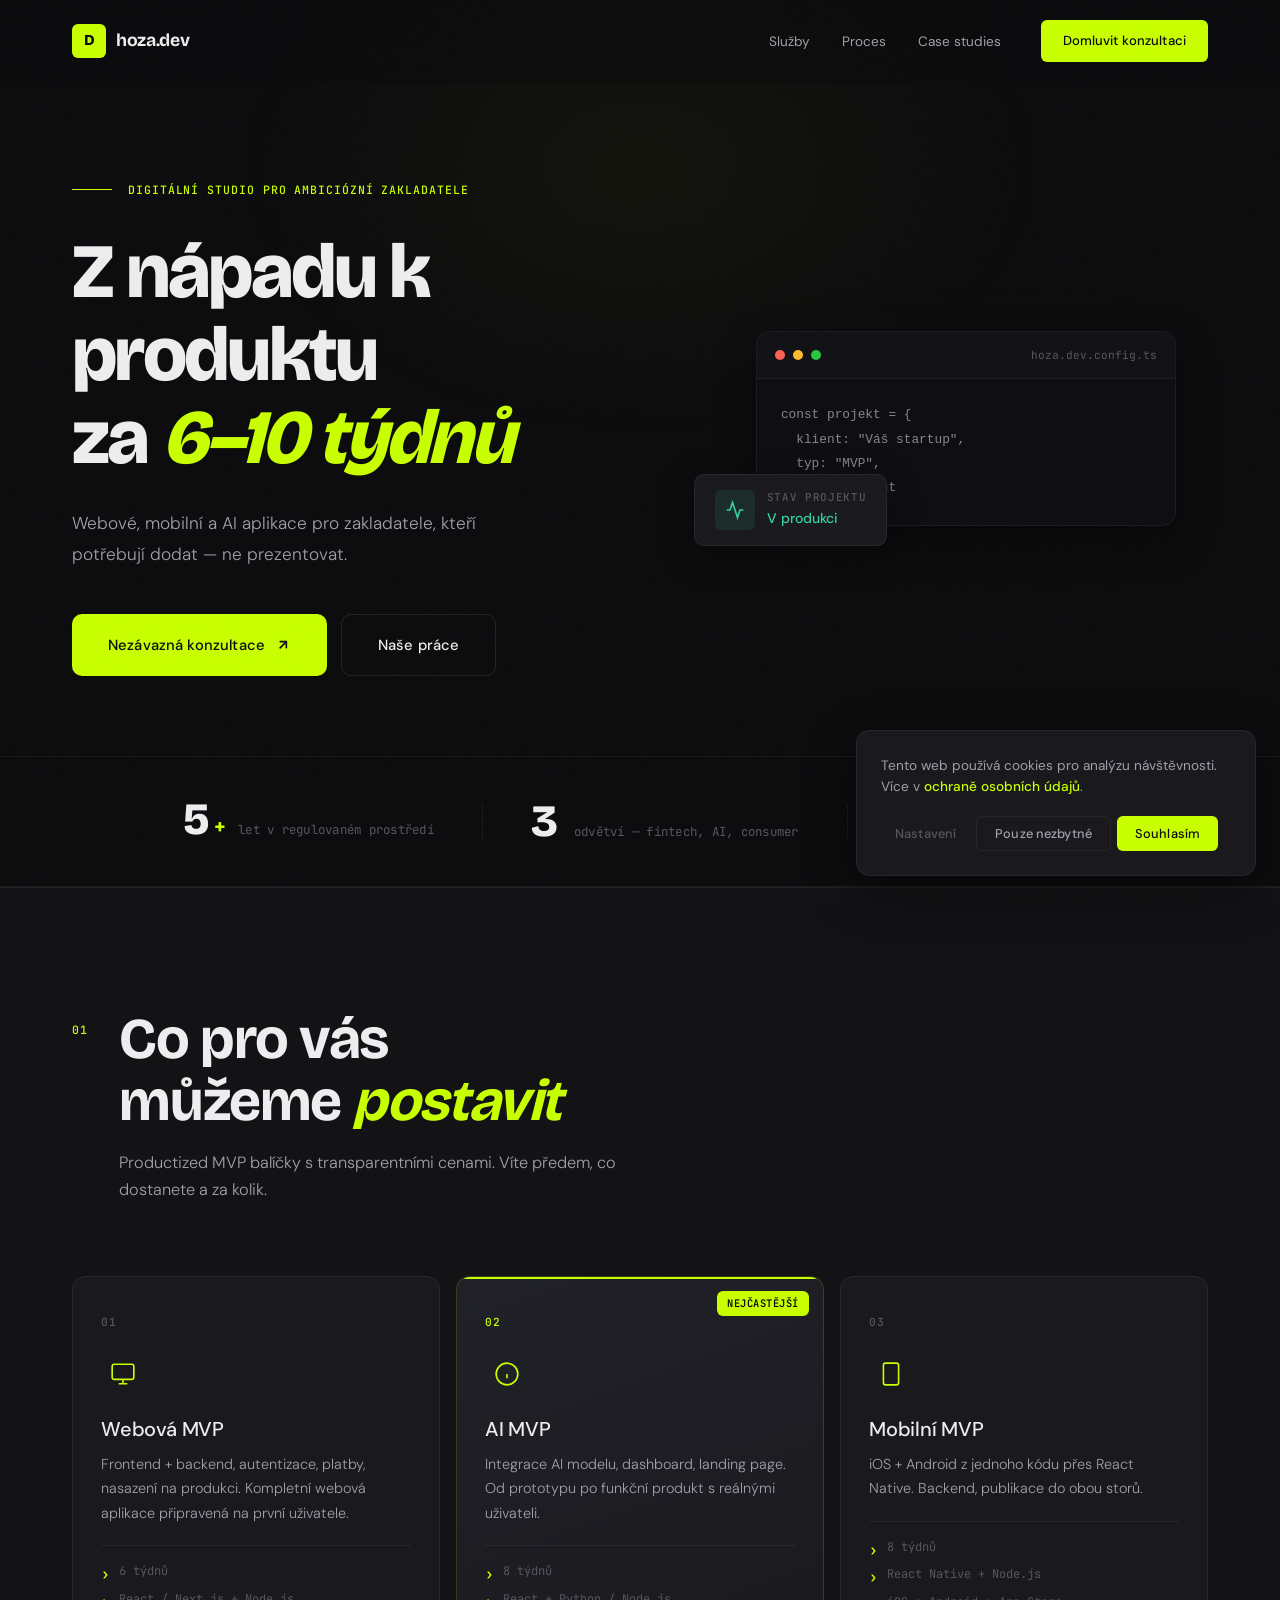
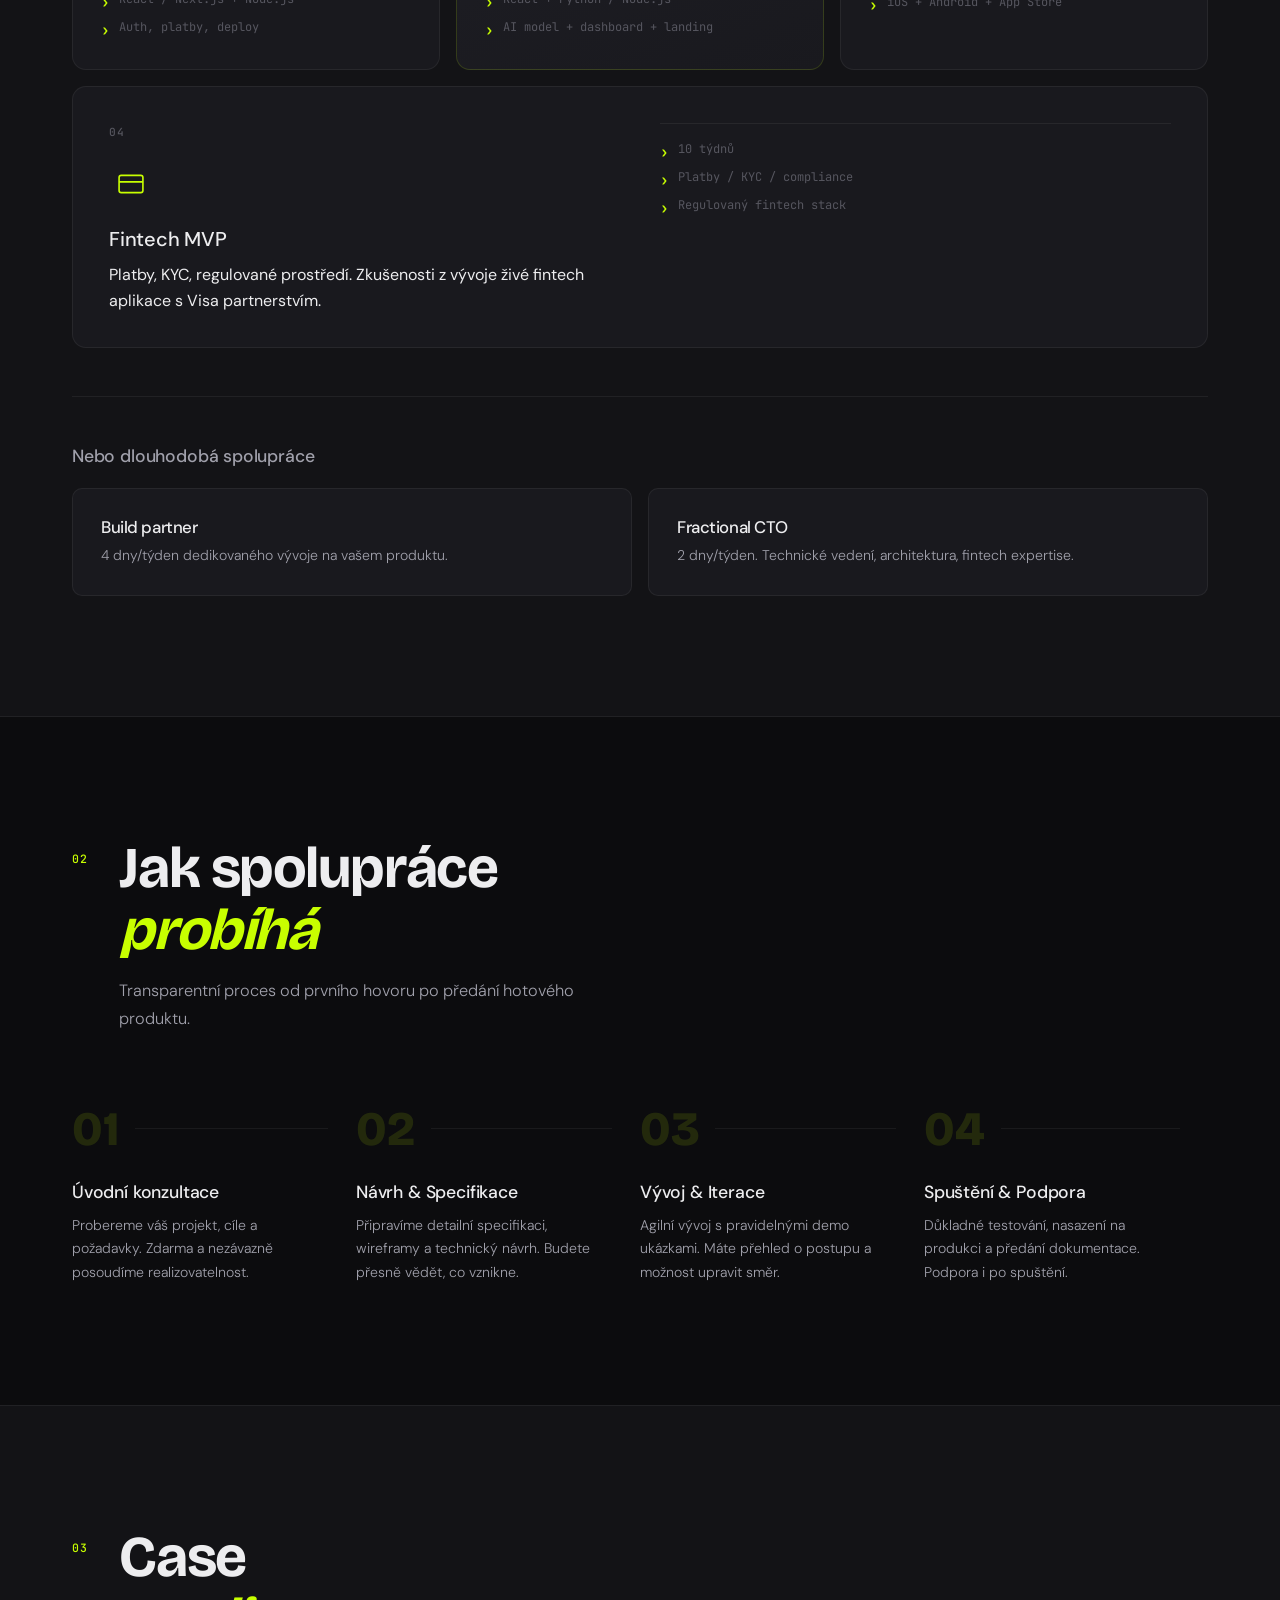
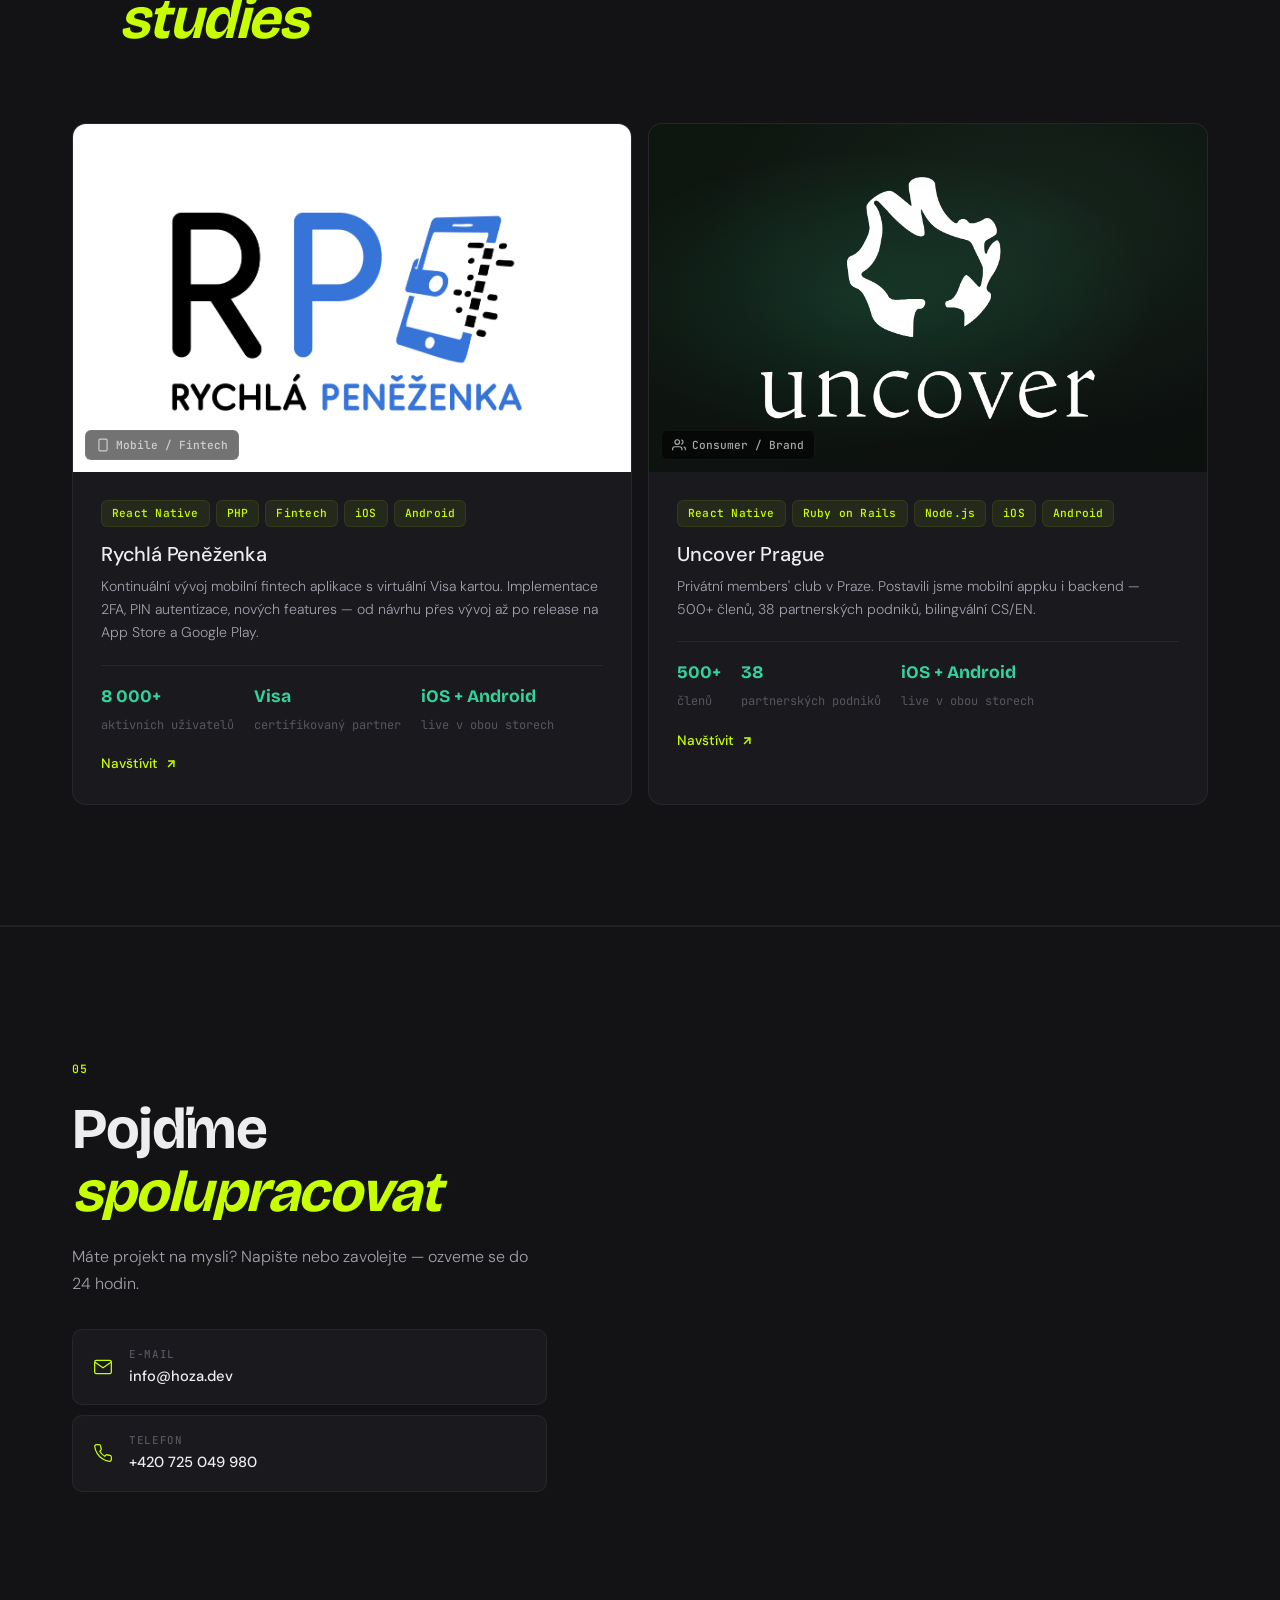
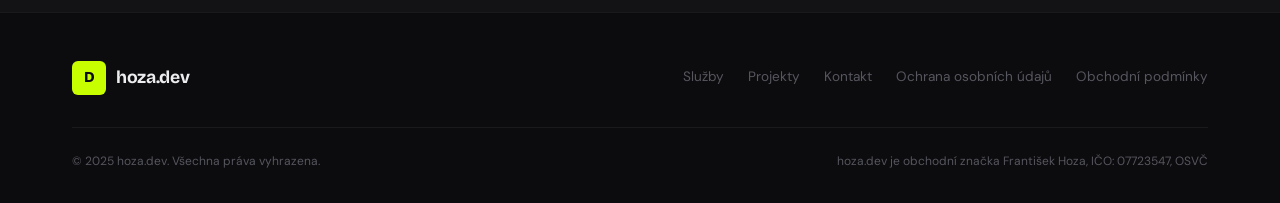
<file: index.html>
<!DOCTYPE html>
<html lang="cs">
<head>
    <meta charset="UTF-8">
    <meta name="viewport" content="width=device-width, initial-scale=1.0">
    <title>hoza.dev | MVP pro zakladatele — Fintech, AI, Consumer</title>
    <meta name="description" content="Stavíme MVP pro zakladatele. Fintech, AI, consumer — tři live produkty v produkci. hoza.dev, Praha.">

    <!-- HOZA.DEV:TODO — nahradit canonical URL před spuštěním -->
    <link rel="canonical" href="https://hoza.dev">

    <!-- Open Graph -->
    <meta property="og:type" content="website">
    <meta property="og:locale" content="cs_CZ">
    <meta property="og:site_name" content="hoza.dev">
    <meta property="og:title" content="hoza.dev — Stavíme MVP pro zakladatele. Fintech, AI, consumer.">
    <meta property="og:description" content="Stavíme MVP pro zakladatele. Fintech, AI, consumer — tři live produkty v produkci. hoza.dev, Praha.">
    <!-- HOZA.DEV:TODO — vytvořit og-image.png (1200×630) a nahrát do rootu -->
    <meta property="og:image" content="https://hoza.dev/og-image.png">
    <meta property="og:url" content="https://hoza.dev">

    <!-- Twitter Card -->
    <meta name="twitter:card" content="summary_large_image">
    <meta name="twitter:title" content="hoza.dev — Stavíme MVP pro zakladatele. Fintech, AI, consumer.">
    <meta name="twitter:description" content="Stavíme MVP pro zakladatele. Fintech, AI, consumer — tři live produkty v produkci. hoza.dev, Praha.">
    <!-- HOZA.DEV:TODO — vytvořit og-image.png (1200×630) a nahrát do rootu -->
    <meta name="twitter:image" content="https://hoza.dev/og-image.png">

    <!-- HOZA.DEV:TODO — vytvořit a nahrát favicon soubory -->
    <link rel="icon" href="favicon.svg" type="image/svg+xml">
    <link rel="icon" href="favicon.ico" sizes="any">
    <link rel="apple-touch-icon" href="favicon.svg">

    <!-- Fonts -->
    <link rel="preconnect" href="https://fonts.googleapis.com">
    <link rel="preconnect" href="https://fonts.gstatic.com" crossorigin>
    <link rel="preload" href="https://fonts.googleapis.com/css2?family=Bricolage+Grotesque:opsz,wght@12..96,400;12..96,500;12..96,600;12..96,700;12..96,800&display=swap" as="style">
    <link href="https://fonts.googleapis.com/css2?family=Bricolage+Grotesque:opsz,wght@12..96,400;12..96,500;12..96,600;12..96,700;12..96,800&family=DM+Sans:ital,opsz,wght@0,9..40,300;0,9..40,400;0,9..40,500;0,9..40,600&family=JetBrains+Mono:wght@400;500&display=swap" rel="stylesheet">

    <link rel="stylesheet" href="styles.css">

    <!-- JSON-LD: ProfessionalService -->
    <script type="application/ld+json">
    {
        "@context": "https://schema.org",
        "@type": "ProfessionalService",
        "name": "hoza.dev",
        "description": "Digitální studio — stavíme MVP pro zakladatele. Fintech, AI, consumer aplikace.",
        "url": "https://hoza.dev",
        "email": "info@hoza.dev",
        "areaServed": ["Czechia", "EU", "UK"],
        "serviceType": ["MVP Development", "Fintech Development", "AI Development", "Mobile Development"],
        "sameAs": [
            "<!-- HOZA.DEV:TODO — doplnit LinkedIn URL -->"
        ],
        "address": {
            "@type": "PostalAddress",
            "addressLocality": "Praha",
            "addressCountry": "CZ"
        },
        "founder": {
            "@type": "Person",
            "name": "František Hoza"
        }
    }
    </script>

    <!-- HOZA.DEV:TODO — aktivovat Plausible po nastavení domény a cookie souhlasu -->
    <!--
    <script defer data-domain="hoza.dev" src="https://plausible.io/js/script.js"></script>
    -->
</head>
<body>

    <!-- Skip to content — accessibility -->
    <a href="#hlavni-obsah" class="skip-to-content">Přeskočit na obsah</a>

    <!-- Dot grid background -->
    <div class="dot-grid" aria-hidden="true"></div>

    <!-- Navigation -->
    <nav class="nav" role="navigation" aria-label="Hlavní navigace">
        <div class="nav-container">
            <a href="#" class="logo">
                <span class="logo-mark">D</span>
                <span class="logo-text">hoza.dev</span>
            </a>
            <button class="mobile-menu-btn" aria-label="Otevřít menu" aria-expanded="false" aria-controls="nav-right">
                <span></span>
                <span></span>
            </button>
            <div class="nav-right" id="nav-right">
                <ul class="nav-links">
                    <li><a href="#sluzby">Služby</a></li>
                    <li><a href="#proces">Proces</a></li>
                    <li><a href="#projekty">Case studies</a></li>
                </ul>
                <a href="#kontakt" class="btn btn-primary">Domluvit konzultaci</a>
            </div>
        </div>
    </nav>

    <main id="hlavni-obsah">

    <!-- ============================================================
         HERO — 3 varianty, odkomentuj jednu, zakomentuj ostatní.

         VARIANTA A (proof-led) — aktuálně aktivní:
    ============================================================ -->
    <section class="hero">
        <div class="container hero-grid">
            <div class="hero-content">
                <div class="hero-eyebrow">
                    <div class="eyebrow-line"></div>
                    <span>Digitální studio pro ambiciózní zakladatele</span>
                </div>

                <!-- ======= HERO VARIANTA A (proof-led) — AKTIVNÍ ======= -->
                <h1>Z nápadu k produktu<br>za <em>6–10 týdnů</em></h1>
                <p class="hero-subtitle">Webové, mobilní a AI aplikace pro zakladatele, kteří potřebují dodat — ne prezentovat.</p>

                <!-- ======= HERO VARIANTA B (founder-direct) — NEAKTIVNÍ
                <h1>Od nápadu k <em>produkčnímu MVP</em><br>za 6–10 týdnů</h1>
                <p class="hero-subtitle">Studio s fintech zázemím. Stavíme webové, mobilní a AI aplikace pro zakladatele, kteří potřebují skutečně dodat.</p>
                ======= KONEC VARIANTA B ======= -->

                <!-- ======= HERO VARIANTA C (credibility-first) — NEAKTIVNÍ
                <h1>Tři <em>live produkty</em>.<br>Váš MVP další.</h1>
                <p class="hero-subtitle">Stavíme MVP od fintech přes AI po consumer aplikace. Malý tým, velký rozsah — žádný zbytečný overhead.</p>
                ======= KONEC VARIANTA C ======= -->

                <div class="hero-actions">
                    <a href="#kontakt" class="btn btn-primary btn-lg">
                        <span>Nezávazná konzultace</span>
                        <svg width="16" height="16" viewBox="0 0 24 24" fill="none" stroke="currentColor" stroke-width="2.5" aria-hidden="true"><path d="M7 17L17 7"/><path d="M7 7h10v10"/></svg>
                    </a>
                    <a href="#projekty" class="btn btn-outline btn-lg">Naše práce</a>
                </div>
            </div>
            <div class="hero-visual">
                <div class="hero-card hero-card--main">
                    <div class="card-terminal">
                        <div class="terminal-bar">
                            <span class="terminal-dot"></span>
                            <span class="terminal-dot"></span>
                            <span class="terminal-dot"></span>
                            <span class="terminal-title">hoza.dev.config.ts</span>
                        </div>
                        <pre class="terminal-code"><code><span class="syn-key">const</span> <span class="syn-var">projekt</span> = {
  <span class="syn-prop">klient</span>: <span class="syn-str">"Váš startup"</span>,
  <span class="syn-prop">typ</span>: <span class="syn-str">"MVP"</span>,
  <span class="syn-prop">tech</span>: [<span class="syn-str">"React"</span>, <span class="syn-str">"Node.js"</span>],
  <span class="syn-prop">status</span>: <span class="syn-str">"v produkci"</span> <span class="syn-cursor">|</span>
};</code></pre>
                    </div>
                </div>
                <div class="hero-card hero-card--float">
                    <span class="float-icon">
                        <svg width="20" height="20" viewBox="0 0 24 24" fill="none" stroke="currentColor" stroke-width="2" aria-hidden="true"><polyline points="22 12 18 12 15 21 9 3 6 12 2 12"/></svg>
                    </span>
                    <div class="float-text">
                        <span class="float-label">Stav projektu</span>
                        <span class="float-value">V produkci</span>
                    </div>
                </div>
            </div>
        </div>

        <!-- HOZA.DEV:EDIT — stats bar: odkomentuj / zakomentuj celý blok podle potřeby -->
        <div class="hero-stats-bar">
            <div class="container">
                <div class="stats-row">
                    <div class="stat-item">
                        <span class="stat-number" data-count="5">0</span>
                        <span class="stat-suffix">+</span>
                        <span class="stat-label">let v regulovaném prostředí</span>
                    </div>
                    <div class="stat-divider"></div>
                    <div class="stat-item">
                        <span class="stat-number" data-count="3">0</span>
                        <span class="stat-suffix"></span>
                        <span class="stat-label">odvětví — fintech, AI, consumer</span>
                    </div>
                    <div class="stat-divider"></div>
                    <div class="stat-item">
                        <span class="stat-number" data-count="6">0</span>
                        <span class="stat-suffix">–10</span>
                        <span class="stat-label">týdnů do produkce</span>
                    </div>
                </div>
            </div>
        </div>
    </section>

    <!-- Services Section — Productized Offers -->
    <section id="sluzby" class="services">
        <div class="container">
            <div class="section-intro">
                <span class="section-number">01</span>
                <div class="section-intro-text">
                    <h2>Co pro vás<br>můžeme <em>postavit</em></h2>
                    <p>Productized MVP balíčky s transparentními cenami. Víte předem, co dostanete a za kolik.</p>
                </div>
            </div>

            <!-- Tier 1: Productized MVPs -->
            <div class="services-grid">
                <article class="service-card">
                    <div class="service-index">01</div>
                    <div class="service-icon-wrap">
                        <svg viewBox="0 0 24 24" fill="none" stroke="currentColor" stroke-width="1.5" aria-hidden="true">
                            <rect x="2" y="3" width="20" height="14" rx="2" ry="2"></rect>
                            <line x1="8" y1="21" x2="16" y2="21"></line>
                            <line x1="12" y1="17" x2="12" y2="21"></line>
                        </svg>
                    </div>
                    <h3>Webová MVP</h3>
                    <p>Frontend + backend, autentizace, platby, nasazení na produkci. Kompletní webová aplikace připravená na první uživatele.</p>
                    <ul class="service-stack">
                        <li>6 týdnů</li>
                        <li>React / Next.js + Node.js</li>
                        <li>Auth, platby, deploy</li>
                    </ul>
                </article>
                <article class="service-card service-card--featured">
                    <div class="service-badge">Nejčastější</div>
                    <div class="service-index">02</div>
                    <div class="service-icon-wrap">
                        <svg viewBox="0 0 24 24" fill="none" stroke="currentColor" stroke-width="1.5" aria-hidden="true">
                            <circle cx="12" cy="12" r="10"></circle>
                            <path d="M12 16v-4"></path>
                            <path d="M12 8h.01"></path>
                        </svg>
                    </div>
                    <h3>AI MVP</h3>
                    <p>Integrace AI modelu, dashboard, landing page. Od prototypu po funkční produkt s reálnými uživateli.</p>
                    <ul class="service-stack">
                        <li>8 týdnů</li>
                        <li>React + Python / Node.js</li>
                        <li>AI model + dashboard + landing</li>
                    </ul>
                </article>
                <article class="service-card">
                    <div class="service-index">03</div>
                    <div class="service-icon-wrap">
                        <svg viewBox="0 0 24 24" fill="none" stroke="currentColor" stroke-width="1.5" aria-hidden="true">
                            <rect x="5" y="2" width="14" height="20" rx="2" ry="2"></rect>
                            <line x1="12" y1="18" x2="12.01" y2="18"></line>
                        </svg>
                    </div>
                    <h3>Mobilní MVP</h3>
                    <p>iOS + Android z jednoho kódu přes React Native. Backend, publikace do obou storů.</p>
                    <ul class="service-stack">
                        <li>8 týdnů</li>
                        <li>React Native + Node.js</li>
                        <li>iOS + Android + App Store</li>
                    </ul>
                </article>
            </div>

            <!-- Fintech MVP — full width -->
            <div class="services-fintech">
                <article class="service-card service-card--fintech">
                    <div class="service-fintech-inner">
                        <div>
                            <div class="service-index">04</div>
                            <div class="service-icon-wrap">
                                <svg viewBox="0 0 24 24" fill="none" stroke="currentColor" stroke-width="1.5" aria-hidden="true">
                                    <rect x="1" y="4" width="22" height="16" rx="2" ry="2"></rect>
                                    <line x1="1" y1="10" x2="23" y2="10"></line>
                                </svg>
                            </div>
                            <h3>Fintech MVP</h3>
                            <p>Platby, KYC, regulované prostředí. Zkušenosti z vývoje živé fintech aplikace s Visa partnerstvím.</p>
                        </div>
                        <div class="service-fintech-right">
                            <ul class="service-stack">
                                <li>10 týdnů</li>
                                <li>Platby / KYC / compliance</li>
                                <li>Regulovaný fintech stack</li>
                            </ul>
                        </div>
                    </div>
                </article>
            </div>

            <!-- Tier 2: Retainers -->
            <div class="services-retainers">
                <h3 class="retainers-title">Nebo dlouhodobá spolupráce</h3>
                <div class="retainers-grid">
                    <article class="retainer-card">
                        <h4>Build partner</h4>
                        <p>4 dny/týden dedikovaného vývoje na vašem produktu.</p>
                    </article>
                    <article class="retainer-card">
                        <h4>Fractional CTO</h4>
                        <p>2 dny/týden. Technické vedení, architektura, fintech expertise.</p>
                    </article>
                </div>
            </div>
        </div>
    </section>

    <!-- Process Section -->
    <section id="proces" class="process">
        <div class="container">
            <div class="section-intro">
                <span class="section-number">02</span>
                <div class="section-intro-text">
                    <h2>Jak spolupráce<br><em>probíhá</em></h2>
                    <p>Transparentní proces od prvního hovoru po předání hotového produktu.</p>
                </div>
            </div>
            <div class="process-steps">
                <div class="process-step">
                    <div class="step-head">
                        <span class="step-num">01</span>
                        <div class="step-line"></div>
                    </div>
                    <h3>Úvodní konzultace</h3>
                    <p>Probereme váš projekt, cíle a požadavky. Zdarma a nezávazně posoudíme realizovatelnost.</p>
                </div>
                <div class="process-step">
                    <div class="step-head">
                        <span class="step-num">02</span>
                        <div class="step-line"></div>
                    </div>
                    <h3>Návrh & Specifikace</h3>
                    <p>Připravíme detailní specifikaci, wireframy a technický návrh. Budete přesně vědět, co vznikne.</p>
                </div>
                <div class="process-step">
                    <div class="step-head">
                        <span class="step-num">03</span>
                        <div class="step-line"></div>
                    </div>
                    <h3>Vývoj & Iterace</h3>
                    <p>Agilní vývoj s pravidelnými demo ukázkami. Máte přehled o postupu a možnost upravit směr.</p>
                </div>
                <div class="process-step">
                    <div class="step-head">
                        <span class="step-num">04</span>
                        <div class="step-line"></div>
                    </div>
                    <h3>Spuštění & Podpora</h3>
                    <p>Důkladné testování, nasazení na produkci a předání dokumentace. Podpora i po spuštění.</p>
                </div>
            </div>
        </div>
    </section>

    <!-- Projects Section -->
    <section id="projekty" class="projects">
        <div class="container">
            <div class="section-intro">
                <span class="section-number">03</span>
                <div class="section-intro-text">
                    <h2>Case<br><em>studies</em></h2>
                </div>
            </div>

            <!-- HOZA.DEV:SECTION-PROJECTS — duplikuj tento blok pro nový projekt -->
            <div class="projects-grid projects-grid--hero">

                <!-- Rychlá Peněženka -->
                <article class="project-card">
                    <div class="project-image project-image--fintech" style="background: #fff; display:flex; align-items:center; justify-content:center;">
                        <img src="assets/rp-logo.png" alt="Rychlá Peněženka" style="width: 70%; object-fit: contain;">
                        <div class="project-type-badge">
                            <svg width="14" height="14" viewBox="0 0 24 24" fill="none" stroke="currentColor" stroke-width="2" aria-hidden="true"><rect x="5" y="2" width="14" height="20" rx="2"/><line x1="12" y1="18" x2="12.01" y2="18"/></svg>
                            Mobile / Fintech
                        </div>
                    </div>
                    <div class="project-body">
                        <div class="project-tags">
                            <span>React Native</span>
                            <span>PHP</span>
                            <span>Fintech</span>
                            <span>iOS</span>
                            <span>Android</span>
                        </div>
                        <h3>Rychlá Peněženka</h3>
                        <p>Kontinuální vývoj mobilní fintech aplikace s virtuální Visa kartou. Implementace 2FA, PIN autentizace, nových features — od návrhu přes vývoj až po release na App Store a Google Play.</p>
                        <div class="project-metrics">
                            <div class="metric">
                                <strong>8 000+</strong>
                                <span>aktivních uživatelů</span>
                            </div>
                            <div class="metric">
                                <strong>Visa</strong>
                                <span>certifikovaný partner</span>
                            </div>
                            <div class="metric">
                                <strong>iOS + Android</strong>
                                <span>live v obou storech</span>
                            </div>
                        </div>
                        <a href="https://rychlapenezenka.cz" target="_blank" rel="noopener noreferrer" class="project-link">
                            Navštívit
                            <svg width="14" height="14" viewBox="0 0 24 24" fill="none" stroke="currentColor" stroke-width="2.5" aria-hidden="true"><path d="M7 17L17 7"/><path d="M7 7h10v10"/></svg>
                        </a>
                    </div>
                </article>

                <!-- Uncover Prague -->
                <article class="project-card">
                    <div class="project-image project-image--consumer" style="display:flex; align-items:center; justify-content:center;">
                        <img src="assets/uncover-logo.png" alt="Uncover Prague" style="width: 60%; object-fit: contain;">
                        <div class="project-type-badge">
                            <svg width="14" height="14" viewBox="0 0 24 24" fill="none" stroke="currentColor" stroke-width="2" aria-hidden="true"><path d="M17 21v-2a4 4 0 0 0-4-4H5a4 4 0 0 0-4 4v2"/><circle cx="9" cy="7" r="4"/><path d="M23 21v-2a4 4 0 0 0-3-3.87"/><path d="M16 3.13a4 4 0 0 1 0 7.75"/></svg>
                            Consumer / Brand
                        </div>
                    </div>
                    <div class="project-body">
                        <div class="project-tags">
                            <span>React Native</span>
                            <span>Ruby on Rails</span>
                            <span>Node.js</span>
                            <span>iOS</span>
                            <span>Android</span>
                        </div>
                        <h3>Uncover Prague</h3>
                        <p>Privátní members' club v Praze. Postavili jsme mobilní appku i backend — 500+ členů, 38 partnerských podniků, bilingvální CS/EN.</p>
                        <div class="project-metrics">
                            <div class="metric">
                                <strong>500+</strong>
                                <span>členů</span>
                            </div>
                            <div class="metric">
                                <strong>38</strong>
                                <span>partnerských podniků</span>
                            </div>
                            <div class="metric">
                                <strong>iOS + Android</strong>
                                <span>live v obou storech</span>
                            </div>
                        </div>
                        <a href="https://uncover.cz" target="_blank" rel="noopener noreferrer" class="project-link">
                            Navštívit
                            <svg width="14" height="14" viewBox="0 0 24 24" fill="none" stroke="currentColor" stroke-width="2.5" aria-hidden="true"><path d="M7 17L17 7"/><path d="M7 7h10v10"/></svg>
                        </a>
                    </div>
                </article>
            </div>
        </div>
    </section>

    <!-- Testimonials Section — HIDDEN by default, add class "testimonials--visible" to show -->
    <section id="reference" class="testimonials testimonials--hidden">
        <div class="container">
            <div class="section-intro">
                <span class="section-number">04</span>
                <div class="section-intro-text">
                    <h2>Co říkají<br>naši <em>klienti</em></h2>
                    <p>Zpětná vazba od klientů, se kterými jsme spolupracovali.</p>
                </div>
            </div>
            <div class="testimonials-grid">
                <!-- HOZA.DEV:TODO — nahradit placeholder reálným testimonialem od zakladatele Rychlá Peněženka -->
                <blockquote class="testimonial">
                    <div class="testimonial-content">
                        <p>"<!-- HOZA.DEV:EDIT — vložit reálný citát od zakladatele Rychlé Peněženky -->"</p>
                    </div>
                    <footer class="testimonial-footer">
                        <div class="testimonial-avatar"><!-- HOZA.DEV:EDIT — iniciály --></div>
                        <div>
                            <cite><!-- HOZA.DEV:EDIT — jméno --></cite>
                            <span><!-- HOZA.DEV:EDIT — pozice, firma --></span>
                        </div>
                    </footer>
                </blockquote>

                <!-- HOZA.DEV:TODO — nahradit placeholder reálným testimonialem od Uncover Prague -->
                <blockquote class="testimonial">
                    <div class="testimonial-content">
                        <p>"<!-- HOZA.DEV:EDIT — vložit reálný citát od zakladatele Uncover Prague -->"</p>
                    </div>
                    <footer class="testimonial-footer">
                        <div class="testimonial-avatar"><!-- HOZA.DEV:EDIT — iniciály --></div>
                        <div>
                            <cite><!-- HOZA.DEV:EDIT — jméno --></cite>
                            <span><!-- HOZA.DEV:EDIT — pozice, firma --></span>
                        </div>
                    </footer>
                </blockquote>
            </div>
        </div>
    </section>

    <!-- Contact Section -->
    <section id="kontakt" class="contact">
        <div class="container">
            <div class="contact-grid">
                <div class="contact-info">
                    <span class="section-number">05</span>
                    <h2>Pojďme<br><em>spolupracovat</em></h2>
                    <p>Máte projekt na mysli? Napište nebo zavolejte — ozveme se do 24 hodin.</p>

                    <div class="contact-details">
                        <a href="mailto:info@hoza.dev" class="contact-link">
                            <svg viewBox="0 0 24 24" fill="none" stroke="currentColor" stroke-width="1.5" aria-hidden="true"><path d="M4 4h16c1.1 0 2 .9 2 2v12c0 1.1-.9 2-2 2H4c-1.1 0-2-.9-2-2V6c0-1.1.9-2 2-2z"/><polyline points="22,6 12,13 2,6"/></svg>
                            <div>
                                <span class="contact-link-label">E-mail</span>
                                <span class="contact-link-value">info@hoza.dev</span>
                            </div>
                        </a>
                        <a href="tel:+420725049980" class="contact-link">
                            <svg viewBox="0 0 24 24" fill="none" stroke="currentColor" stroke-width="1.5" aria-hidden="true"><path d="M22 16.92v3a2 2 0 0 1-2.18 2 19.79 19.79 0 0 1-8.63-3.07 19.5 19.5 0 0 1-6-6 19.79 19.79 0 0 1-3.07-8.67A2 2 0 0 1 4.11 2h3a2 2 0 0 1 2 1.72 12.84 12.84 0 0 0 .7 2.81 2 2 0 0 1-.45 2.11L8.09 9.91a16 16 0 0 0 6 6l1.27-1.27a2 2 0 0 1 2.11-.45 12.84 12.84 0 0 0 2.81.7A2 2 0 0 1 22 16.92z"/></svg>
                            <div>
                                <span class="contact-link-label">Telefon</span>
                                <span class="contact-link-value">+420 725 049 980</span>
                            </div>
                        </a>
                    </div>
                </div>

                <!-- FORM HIDDEN — aktivovat po nastavení Web3Forms access_key
                <form class="contact-form" action="https://api.web3forms.com/submit" method="POST" novalidate>
                    <input type="hidden" name="access_key" value="YOUR_ACCESS_KEY">
                    <input type="hidden" name="subject" value="Nová poptávka z hoza.dev">
                    <input type="hidden" name="from_name" value="hoza.dev Web">
                    <input type="checkbox" name="botcheck" class="hidden" style="display:none" tabindex="-1" autocomplete="off">

                    <div class="form-row">
                        <div class="form-field">
                            <label for="name">Jméno <span class="required" aria-hidden="true">*</span></label>
                            <input type="text" id="name" name="name" required aria-required="true" placeholder="Jan Novák">
                        </div>
                        <div class="form-field">
                            <label for="email">E-mail <span class="required" aria-hidden="true">*</span></label>
                            <input type="email" id="email" name="email" required aria-required="true" placeholder="jan@firma.cz">
                        </div>
                    </div>
                    <div class="form-row">
                        <div class="form-field">
                            <label for="phone">Telefon</label>
                            <input type="tel" id="phone" name="phone" placeholder="+420 123 456 789">
                        </div>
                        <div class="form-field">
                            <label for="company">Název firmy</label>
                            <input type="text" id="company" name="company" placeholder="Firma s.r.o.">
                        </div>
                    </div>
                    <div class="form-row">
                        <div class="form-field">
                            <label for="project-type">Typ projektu</label>
                            <select id="project-type" name="project_type">
                                <option value="" disabled selected>Vyberte typ...</option>
                                <option value="web-mvp">Webová MVP</option>
                                <option value="ai-mvp">AI MVP</option>
                                <option value="mobile-mvp">Mobilní MVP</option>
                                <option value="fintech-mvp">Fintech MVP</option>
                                <option value="retainer">Retainer (Build partner / CTO)</option>
                                <option value="other">Něco jiného</option>
                            </select>
                        </div>
                        <div class="form-field">
                            <label for="budget">Rozpočet</label>
                            <select id="budget" name="budget">
                                <option value="" disabled selected>Vyberte rozsah...</option>
                                <option value="do-250k">do 250 000 Kč</option>
                                <option value="250-500k">250 000 – 500 000 Kč</option>
                                <option value="500k-1m">500 000 – 1 000 000 Kč</option>
                                <option value="nad-1m">nad 1 000 000 Kč</option>
                                <option value="nevim">Zatím nevím</option>
                            </select>
                        </div>
                    </div>
                    <div class="form-field">
                        <label for="message">Zpráva <span class="required" aria-hidden="true">*</span></label>
                        <textarea id="message" name="message" rows="4" required aria-required="true" placeholder="Popište váš projekt nebo nápad..."></textarea>
                    </div>
                    <p class="form-consent">Odesláním tohoto formuláře souhlasíte se <a href="ochrana-osobnich-udaju.html">zpracováním osobních údajů</a>.</p>
                    <button type="submit" class="btn btn-primary btn-lg btn-full">
                        <span>Odeslat zprávu</span>
                        <svg width="16" height="16" viewBox="0 0 24 24" fill="none" stroke="currentColor" stroke-width="2.5" aria-hidden="true"><path d="M7 17L17 7"/><path d="M7 7h10v10"/></svg>
                    </button>
                </form>
                -->
            </div>
        </div>
    </section>

    </main>

    <!-- Footer -->
    <footer class="footer">
        <div class="container">
            <div class="footer-top">
                <a href="#" class="logo">
                    <span class="logo-mark">D</span>
                    <span class="logo-text">hoza.dev</span>
                </a>
                <nav class="footer-nav" aria-label="Patička">
                    <a href="#sluzby">Služby</a>
                    <a href="#projekty">Projekty</a>
                    <a href="#kontakt">Kontakt</a>
                    <a href="ochrana-osobnich-udaju.html">Ochrana osobních údajů</a>
                    <a href="obchodni-podminky.html">Obchodní podmínky</a>
                </nav>
            </div>
            <div class="footer-bottom">
                <p>&copy; 2025 hoza.dev. Všechna práva vyhrazena.</p>
                <p>hoza.dev je obchodní značka František Hoza, IČO: 07723547, OSVČ</p>
            </div>
        </div>
    </footer>

    <!-- Cookie Consent Banner -->
    <div class="cookie-banner" id="cookie-banner" role="dialog" aria-label="Nastavení cookies" aria-modal="false">
        <div class="cookie-banner-inner">
            <p class="cookie-text">Tento web používá cookies pro analýzu návštěvnosti. Více v <a href="ochrana-osobnich-udaju.html">ochraně osobních údajů</a>.</p>
            <div class="cookie-actions">
                <button class="btn btn-cookie-settings" id="cookie-settings-btn">Nastavení</button>
                <button class="btn btn-cookie-reject" id="cookie-reject">Pouze nezbytné</button>
                <button class="btn btn-cookie-accept" id="cookie-accept">Souhlasím</button>
            </div>
        </div>
        <!-- Cookie settings detail (hidden by default) -->
        <div class="cookie-settings-detail" id="cookie-settings-detail" hidden>
            <div class="cookie-setting-row">
                <div>
                    <strong>Nezbytné cookies</strong>
                    <p>Nutné pro fungování webu. Nelze vypnout.</p>
                </div>
                <span class="cookie-toggle-always">Vždy aktivní</span>
            </div>
            <div class="cookie-setting-row">
                <div>
                    <strong>Analytické cookies</strong>
                    <p>Pomáhají pochopit, jak web používáte (Plausible Analytics).</p>
                </div>
                <label class="cookie-toggle">
                    <input type="checkbox" id="cookie-analytics">
                    <span class="cookie-toggle-slider"></span>
                </label>
            </div>
            <button class="btn btn-cookie-save" id="cookie-save">Uložit nastavení</button>
        </div>
    </div>

    <script src="script.js"></script>
</body>
</html>
</file>
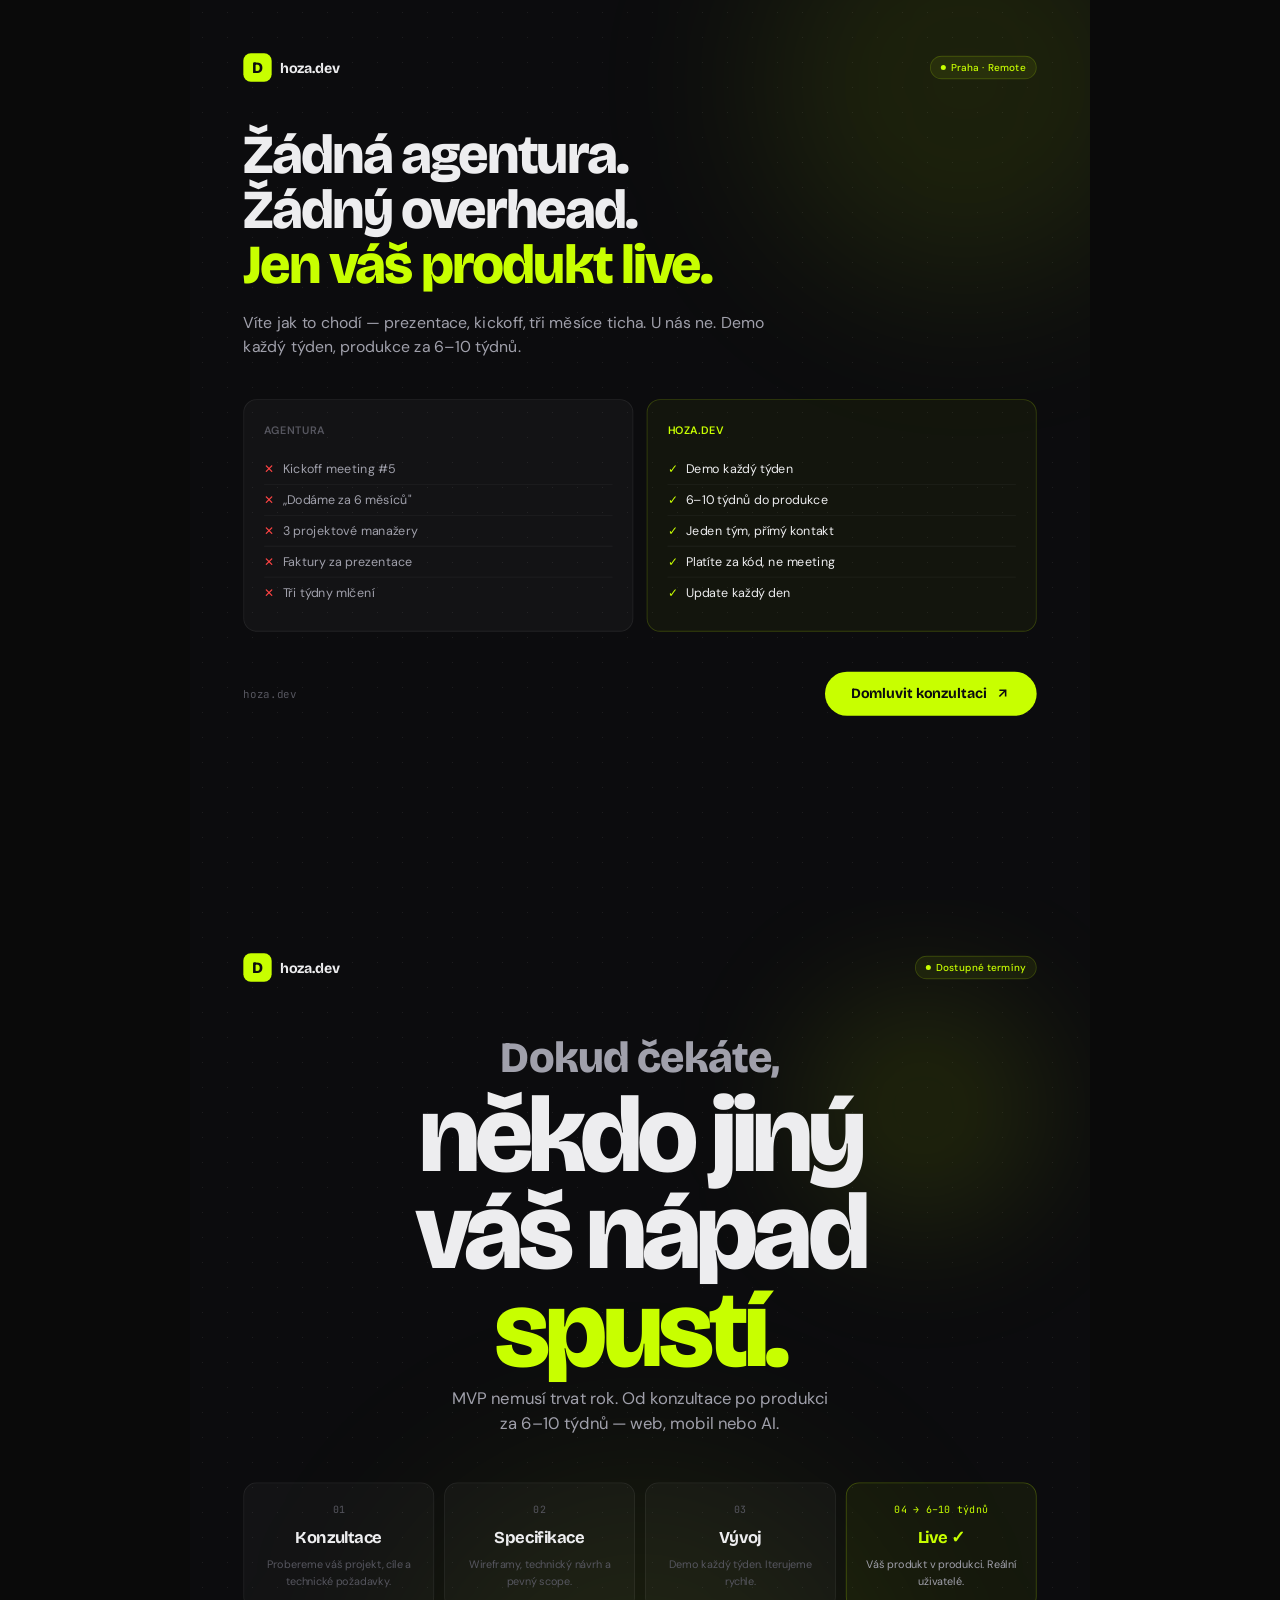
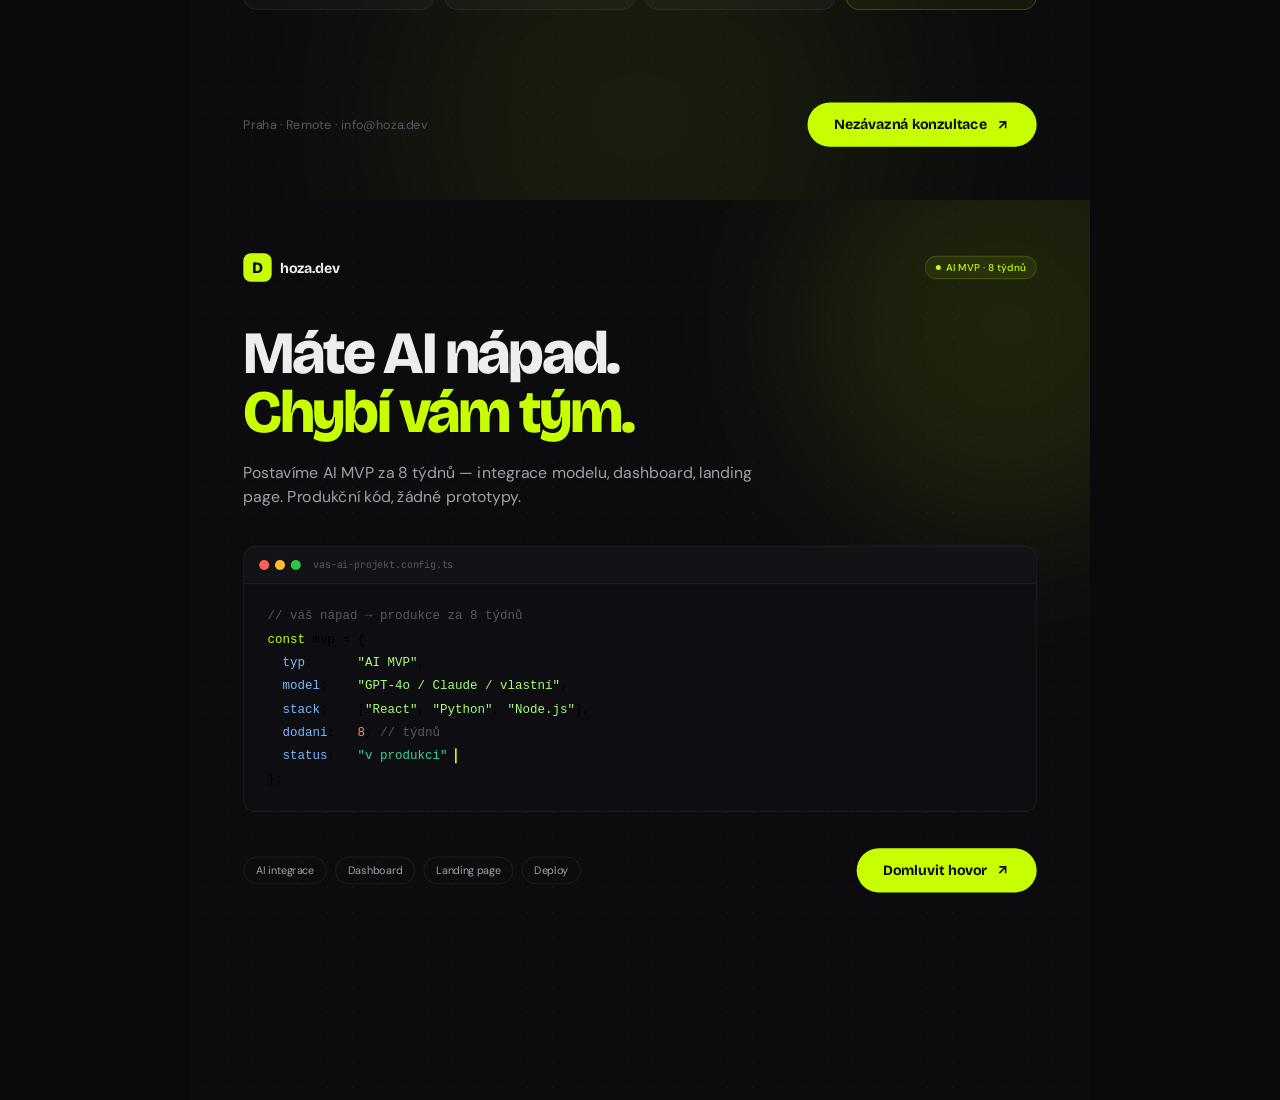
<file: ads.html>
<!DOCTYPE html>
<html lang="cs">
<head>
    <meta charset="UTF-8">
    <title>hoza.dev — FB Ads</title>
    <link rel="preconnect" href="https://fonts.googleapis.com">
    <link rel="preconnect" href="https://fonts.gstatic.com" crossorigin>
    <link href="https://fonts.googleapis.com/css2?family=Bricolage+Grotesque:opsz,wght@12..96,400;12..96,600;12..96,700;12..96,800&family=DM+Sans:wght@300;400;500&family=JetBrains+Mono:wght@400;500&display=swap" rel="stylesheet">
    <style>
        * { box-sizing: border-box; margin: 0; padding: 0; }

        body {
            background: #0a0a0a;
            display: flex;
            flex-direction: column;
            align-items: center;
        }

        /* Each slide = one full viewport, centered */
        .slide {
            width: 100vw;
            height: 100vh;
            display: flex;
            align-items: center;
            justify-content: center;
            flex-shrink: 0;
        }

        /* Scale ad to fit screen — JS sets this */
        .ad-scaler {
            transform-origin: top left;
        }

        /* ── BASE AD ── */
        .ad {
            width: 1080px;
            height: 1080px;
            background: #0C0C0E;
            position: relative;
            overflow: hidden;
            font-family: 'DM Sans', sans-serif;
            display: flex;
            flex-direction: column;
        }
        .ad::before {
            content: '';
            position: absolute;
            inset: 0;
            background-image: radial-gradient(circle, rgba(255,255,255,0.07) 1px, transparent 1px);
            background-size: 30px 30px;
            pointer-events: none;
            z-index: 0;
        }
        .ad > * { position: relative; z-index: 1; }

        .logo { display: flex; align-items: center; gap: 10px; }
        .logo-mark {
            width: 34px; height: 34px;
            background: #C8FF00;
            color: #0C0C0E;
            font-family: 'Bricolage Grotesque', sans-serif;
            font-weight: 800; font-size: 19px;
            border-radius: 9px;
            display: flex; align-items: center; justify-content: center;
        }
        .logo-text {
            font-family: 'Bricolage Grotesque', sans-serif;
            font-weight: 700; font-size: 17px;
            color: #EDEDEF; letter-spacing: -0.3px;
        }
        .tag {
            display: inline-flex; align-items: center; gap: 6px;
            padding: 5px 12px;
            background: rgba(200,255,0,0.07);
            border: 1px solid rgba(200,255,0,0.18);
            border-radius: 100px;
            color: #C8FF00; font-size: 12px; font-weight: 500; letter-spacing: 0.3px;
        }
        .tag-dot { width: 6px; height: 6px; background: #C8FF00; border-radius: 50%; }
        .cta-btn {
            display: inline-flex; align-items: center; gap: 10px;
            background: #C8FF00; color: #0C0C0E;
            font-family: 'Bricolage Grotesque', sans-serif;
            font-weight: 700; font-size: 17px;
            padding: 16px 32px; border-radius: 100px; letter-spacing: -0.3px; cursor: pointer;
        }
        .cta-btn svg { width: 18px; height: 18px; }


        /* ═══ AD 3 ═══ */
        .ad3 { padding: 64px; }
        .ad3 .glow {
            position: absolute; width: 500px; height: 500px;
            background: rgba(200,255,0,0.09); border-radius: 50%;
            filter: blur(100px); top: -150px; right: -100px; z-index: 0;
        }
        .ad3-top { display: flex; justify-content: space-between; align-items: center; margin-bottom: 56px; }
        .ad3-headline {
            font-family: 'Bricolage Grotesque', sans-serif;
            font-size: 66px; font-weight: 800; line-height: 1.0;
            letter-spacing: -2.5px; color: #EDEDEF; margin-bottom: 20px;
        }
        .ad3-headline em { font-style: normal; color: #C8FF00; }
        .ad3-sub { font-size: 19px; color: #A0A0AB; line-height: 1.55; max-width: 680px; margin-bottom: 48px; }
        .compare { display: grid; grid-template-columns: 1fr 1fr; gap: 16px; margin-bottom: 48px; }
        .compare-col {
            background: rgba(255,255,255,0.03);
            border: 1px solid rgba(255,255,255,0.07);
            border-radius: 16px; padding: 28px 24px;
        }
        .compare-col.good { border-color: rgba(200,255,0,0.2); background: rgba(200,255,0,0.04); }
        .compare-col-title {
            font-size: 13px; font-weight: 600; letter-spacing: 0.5px;
            text-transform: uppercase; margin-bottom: 20px; color: #56565F;
        }
        .compare-col.good .compare-col-title { color: #C8FF00; }
        .compare-row {
            display: flex; align-items: center; gap: 10px;
            font-size: 15px; color: #A0A0AB;
            padding: 8px 0; border-bottom: 1px solid rgba(255,255,255,0.05);
        }
        .compare-row:last-child { border-bottom: none; }
        .compare-col.good .compare-row { color: #EDEDEF; }
        .icon-bad { color: #FF4444; font-size: 14px; flex-shrink: 0; }
        .icon-good { color: #C8FF00; font-size: 14px; flex-shrink: 0; }
        .ad3-bottom { display: flex; justify-content: space-between; align-items: center; }
        .url-hint { font-family: 'JetBrains Mono', monospace; font-size: 13px; color: #56565F; }


        /* ═══ AD 4 ═══ */
        .ad4 { padding: 64px; }
        .ad4 .glow {
            position: absolute; width: 600px; height: 600px;
            background: rgba(200,255,0,0.07); border-radius: 50%;
            filter: blur(120px); bottom: -200px; left: 50%; transform: translateX(-50%); z-index: 0;
        }
        .ad4 .glow2 {
            position: absolute; width: 300px; height: 300px;
            background: rgba(200,255,0,0.1); border-radius: 50%;
            filter: blur(80px); top: 100px; right: 50px; z-index: 0;
        }
        .ad4-top { display: flex; justify-content: space-between; align-items: center; margin-bottom: 60px; }
        .ad4-center { display: flex; flex-direction: column; align-items: center; text-align: center; flex: 1; }
        .ad4-big { font-family: 'Bricolage Grotesque', sans-serif; font-size: 52px; font-weight: 800; color: #A0A0AB; letter-spacing: -1px; margin-bottom: 4px; }
        .ad4-bigger { font-family: 'Bricolage Grotesque', sans-serif; font-size: 130px; font-weight: 800; line-height: 0.9; letter-spacing: -6px; color: #EDEDEF; margin-bottom: 8px; }
        .ad4-bigger em { font-style: normal; color: #C8FF00; }
        .ad4-desc { font-size: 20px; color: #A0A0AB; margin-bottom: 56px; line-height: 1.5; }
        .steps { display: grid; grid-template-columns: repeat(4, 1fr); gap: 12px; width: 100%; margin-bottom: 64px; }
        .step-card {
            background: rgba(255,255,255,0.03);
            border: 1px solid rgba(255,255,255,0.07);
            border-radius: 16px;
            padding: 24px 20px;
            display: flex; flex-direction: column; gap: 12px;
        }
        .step-card.live {
            border-color: rgba(200,255,0,0.25);
            background: rgba(200,255,0,0.05);
        }
        .step-num {
            font-family: 'JetBrains Mono', monospace;
            font-size: 12px; color: #56565F; letter-spacing: 0.5px;
        }
        .step-card.live .step-num { color: #C8FF00; }
        .step-name {
            font-family: 'Bricolage Grotesque', sans-serif;
            font-size: 20px; font-weight: 700; color: #EDEDEF; letter-spacing: -0.5px;
        }
        .step-card.live .step-name { color: #C8FF00; }
        .step-desc { font-size: 13px; color: #56565F; line-height: 1.5; }
        .step-card.live .step-desc { color: #A0A0AB; }
        .ad4-bottom { display: flex; justify-content: space-between; align-items: center; width: 100%; }
        .ad4-sub { font-size: 15px; color: #56565F; }


        /* ═══ AD 5 ═══ */
        .ad5 { padding: 64px; }
        .ad5 .glow {
            position: absolute; width: 500px; height: 500px;
            background: rgba(200,255,0,0.1); border-radius: 50%;
            filter: blur(100px); top: -100px; right: -150px; z-index: 0;
        }
        .ad5-top { display: flex; justify-content: space-between; align-items: center; margin-bottom: 52px; }
        .ad5-headline { font-family: 'Bricolage Grotesque', sans-serif; font-size: 72px; font-weight: 800; line-height: 0.97; letter-spacing: -3px; color: #EDEDEF; margin-bottom: 22px; }
        .ad5-headline em { font-style: normal; color: #C8FF00; }
        .ad5-sub { font-size: 19px; color: #A0A0AB; line-height: 1.55; max-width: 620px; margin-bottom: 44px; }
        .terminal { background: #0E0E12; border: 1px solid rgba(255,255,255,0.08); border-radius: 14px; overflow: hidden; margin-bottom: 44px; }
        .terminal-bar { display: flex; align-items: center; gap: 7px; padding: 14px 18px; border-bottom: 1px solid rgba(255,255,255,0.06); background: rgba(255,255,255,0.02); }
        .t-dot { width: 12px; height: 12px; border-radius: 50%; }
        .t-dot:nth-child(1) { background: #FF5F57; }
        .t-dot:nth-child(2) { background: #FFBD2E; }
        .t-dot:nth-child(3) { background: #28C840; }
        .t-file { margin-left: 8px; font-family: 'JetBrains Mono', monospace; font-size: 12px; color: #56565F; }
        .terminal pre { padding: 24px 28px; font-family: 'JetBrains Mono', monospace; font-size: 15px; line-height: 1.8; }
        .s-comment { color: #56565F; }
        .s-key { color: #C8FF00; }
        .s-str { color: #A8FF78; }
        .s-prop { color: #79B8FF; }
        .s-num { color: #F99157; }
        .s-ok { color: #34D399; }
        .s-cursor { display: inline-block; width: 2px; height: 18px; background: #C8FF00; vertical-align: middle; animation: blink 1s step-end infinite; }
        @keyframes blink { 0%,100%{opacity:1} 50%{opacity:0} }
        .ad5-bottom { display: flex; justify-content: space-between; align-items: center; }
        .deliverables { display: flex; gap: 10px; }
        .d-pill { padding: 7px 14px; border: 1px solid rgba(255,255,255,0.09); border-radius: 100px; font-size: 13px; color: #A0A0AB; }

    </style>
</head>
<body>

    <!-- SLIDE 1 — AD 3 -->
        <div class="slide active" id="slide-1">
            <div class="ad-scaler">
                <div class="ad ad3">
                    <div class="glow"></div>
                    <div class="ad3-top">
                        <div class="logo"><span class="logo-mark">D</span><span class="logo-text">hoza.dev</span></div>
                        <span class="tag"><span class="tag-dot"></span> Praha · Remote</span>
                    </div>
                    <div class="ad3-headline">Žádná agentura.<br>Žádný overhead.<br><em>Jen váš produkt live.</em></div>
                    <p class="ad3-sub">Víte jak to chodí — prezentace, kickoff, tři měsíce ticha. U nás ne. Demo každý týden, produkce za 6–10 týdnů.</p>
                    <div class="compare">
                        <div class="compare-col">
                            <div class="compare-col-title">Agentura</div>
                            <div class="compare-row"><span class="icon-bad">✕</span> Kickoff meeting #5</div>
                            <div class="compare-row"><span class="icon-bad">✕</span> „Dodáme za 6 měsíců"</div>
                            <div class="compare-row"><span class="icon-bad">✕</span> 3 projektové manažery</div>
                            <div class="compare-row"><span class="icon-bad">✕</span> Faktury za prezentace</div>
                            <div class="compare-row"><span class="icon-bad">✕</span> Tři týdny mlčení</div>
                        </div>
                        <div class="compare-col good">
                            <div class="compare-col-title">hoza.dev</div>
                            <div class="compare-row"><span class="icon-good">✓</span> Demo každý týden</div>
                            <div class="compare-row"><span class="icon-good">✓</span> 6–10 týdnů do produkce</div>
                            <div class="compare-row"><span class="icon-good">✓</span> Jeden tým, přímý kontakt</div>
                            <div class="compare-row"><span class="icon-good">✓</span> Platíte za kód, ne meeting</div>
                            <div class="compare-row"><span class="icon-good">✓</span> Update každý den</div>
                        </div>
                    </div>
                    <div class="ad3-bottom">
                        <span class="url-hint">hoza.dev</span>
                        <a class="cta-btn">Domluvit konzultaci <svg viewBox="0 0 24 24" fill="none" stroke="currentColor" stroke-width="2.5"><path d="M7 17L17 7"/><path d="M7 7h10v10"/></svg></a>
                    </div>
                </div>
            </div>
        </div>

        <!-- SLIDE 2 — AD 4 -->
        <div class="slide" id="slide-2">
            <div class="ad-scaler">
                <div class="ad ad4">
                    <div class="glow"></div>
                    <div class="glow2"></div>
                    <div class="ad4-top">
                        <div class="logo"><span class="logo-mark">D</span><span class="logo-text">hoza.dev</span></div>
                        <span class="tag"><span class="tag-dot"></span> Dostupné termíny</span>
                    </div>
                    <div class="ad4-center">
                        <div class="ad4-big">Dokud čekáte,</div>
                        <div class="ad4-bigger">někdo jiný<br>váš nápad<br><em>spustí.</em></div>
                        <p class="ad4-desc">MVP nemusí trvat rok. Od konzultace po produkci<br>za 6–10 týdnů — web, mobil nebo AI.</p>
                        <div class="steps">
                            <div class="step-card">
                                <span class="step-num">01</span>
                                <span class="step-name">Konzultace</span>
                                <span class="step-desc">Probereme váš projekt, cíle a technické požadavky.</span>
                            </div>
                            <div class="step-card">
                                <span class="step-num">02</span>
                                <span class="step-name">Specifikace</span>
                                <span class="step-desc">Wireframy, technický návrh a pevný scope.</span>
                            </div>
                            <div class="step-card">
                                <span class="step-num">03</span>
                                <span class="step-name">Vývoj</span>
                                <span class="step-desc">Demo každý týden. Iterujeme rychle.</span>
                            </div>
                            <div class="step-card live">
                                <span class="step-num">04 → 6–10 týdnů</span>
                                <span class="step-name">Live ✓</span>
                                <span class="step-desc">Váš produkt v produkci. Reální uživatelé.</span>
                            </div>
                        </div>
                    </div>
                    <div class="ad4-bottom">
                        <span class="ad4-sub">Praha · Remote · info@hoza.dev</span>
                        <a class="cta-btn">Nezávazná konzultace <svg viewBox="0 0 24 24" fill="none" stroke="currentColor" stroke-width="2.5"><path d="M7 17L17 7"/><path d="M7 7h10v10"/></svg></a>
                    </div>
                </div>
            </div>
        </div>

        <!-- SLIDE 3 — AD 5 -->
        <div class="slide" id="slide-3">
            <div class="ad-scaler">
                <div class="ad ad5">
                    <div class="glow"></div>
                    <div class="ad5-top">
                        <div class="logo"><span class="logo-mark">D</span><span class="logo-text">hoza.dev</span></div>
                        <span class="tag"><span class="tag-dot"></span> AI MVP · 8 týdnů</span>
                    </div>
                    <div class="ad5-headline">Máte AI nápad.<br><em>Chybí vám tým.</em></div>
                    <p class="ad5-sub">Postavíme AI MVP za 8 týdnů — integrace modelu, dashboard, landing page. Produkční kód, žádné prototypy.</p>
                    <div class="terminal">
                        <div class="terminal-bar">
                            <span class="t-dot"></span><span class="t-dot"></span><span class="t-dot"></span>
                            <span class="t-file">vas-ai-projekt.config.ts</span>
                        </div>
                        <pre><code><span class="s-comment">// váš nápad → produkce za 8 týdnů</span>
<span class="s-key">const</span> mvp = {
  <span class="s-prop">typ</span>:      <span class="s-str">"AI MVP"</span>,
  <span class="s-prop">model</span>:    <span class="s-str">"GPT-4o / Claude / vlastní"</span>,
  <span class="s-prop">stack</span>:    [<span class="s-str">"React"</span>, <span class="s-str">"Python"</span>, <span class="s-str">"Node.js"</span>],
  <span class="s-prop">dodani</span>:   <span class="s-num">8</span>, <span class="s-comment">// týdnů</span>
  <span class="s-prop">status</span>:   <span class="s-ok">"v produkci"</span> <span class="s-cursor"></span>
};</code></pre>
                    </div>
                    <div class="ad5-bottom">
                        <div class="deliverables">
                            <span class="d-pill">AI integrace</span>
                            <span class="d-pill">Dashboard</span>
                            <span class="d-pill">Landing page</span>
                            <span class="d-pill">Deploy</span>
                        </div>
                        <a class="cta-btn">Domluvit hovor <svg viewBox="0 0 24 24" fill="none" stroke="currentColor" stroke-width="2.5"><path d="M7 17L17 7"/><path d="M7 7h10v10"/></svg></a>
                    </div>
                </div>
            </div>
        </div>

    <script>
        function scale() {
            const adSize = 1080;
            const s = Math.min(window.innerWidth, window.innerHeight) / adSize;
            document.querySelectorAll('.ad-scaler').forEach(el => {
                el.style.transform = `scale(${s})`;
                el.style.transformOrigin = 'center center';
            });
        }
        scale();
        window.addEventListener('resize', scale);
    </script>
</body>
</html>
</file>
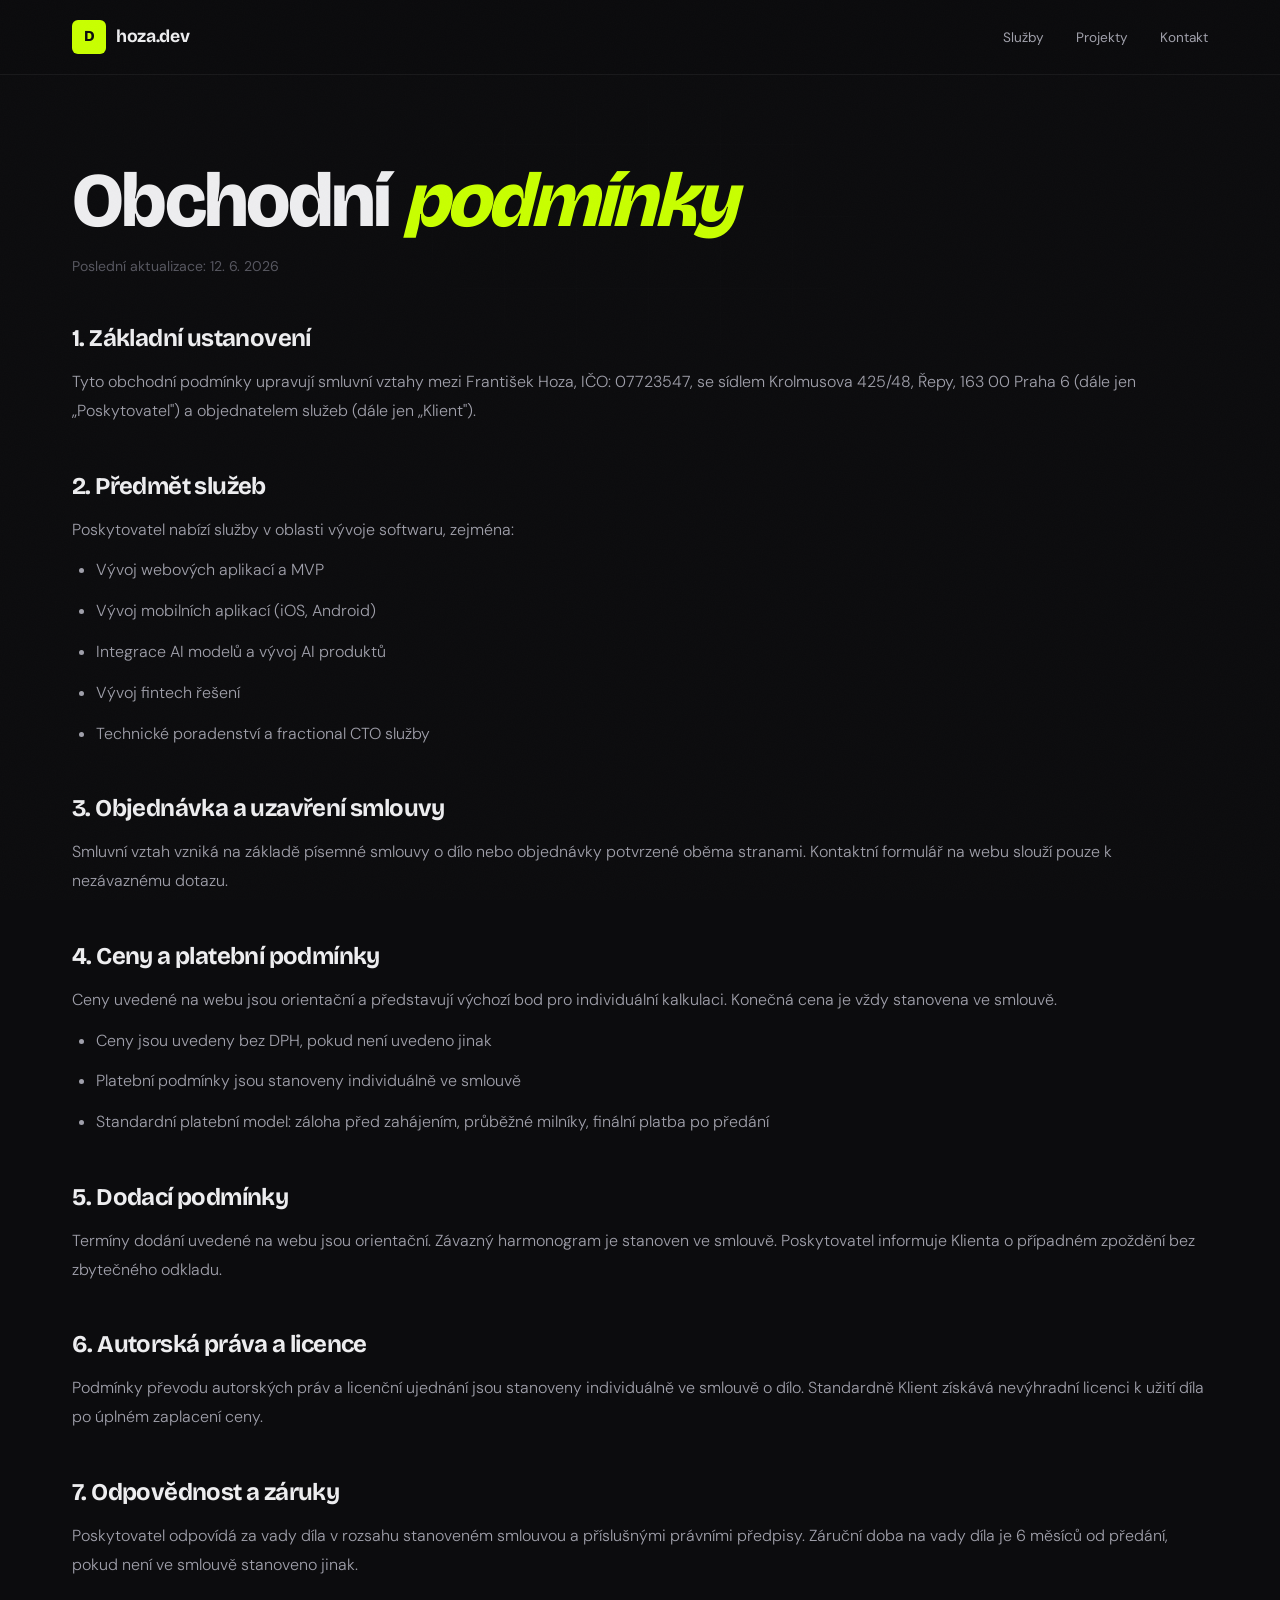
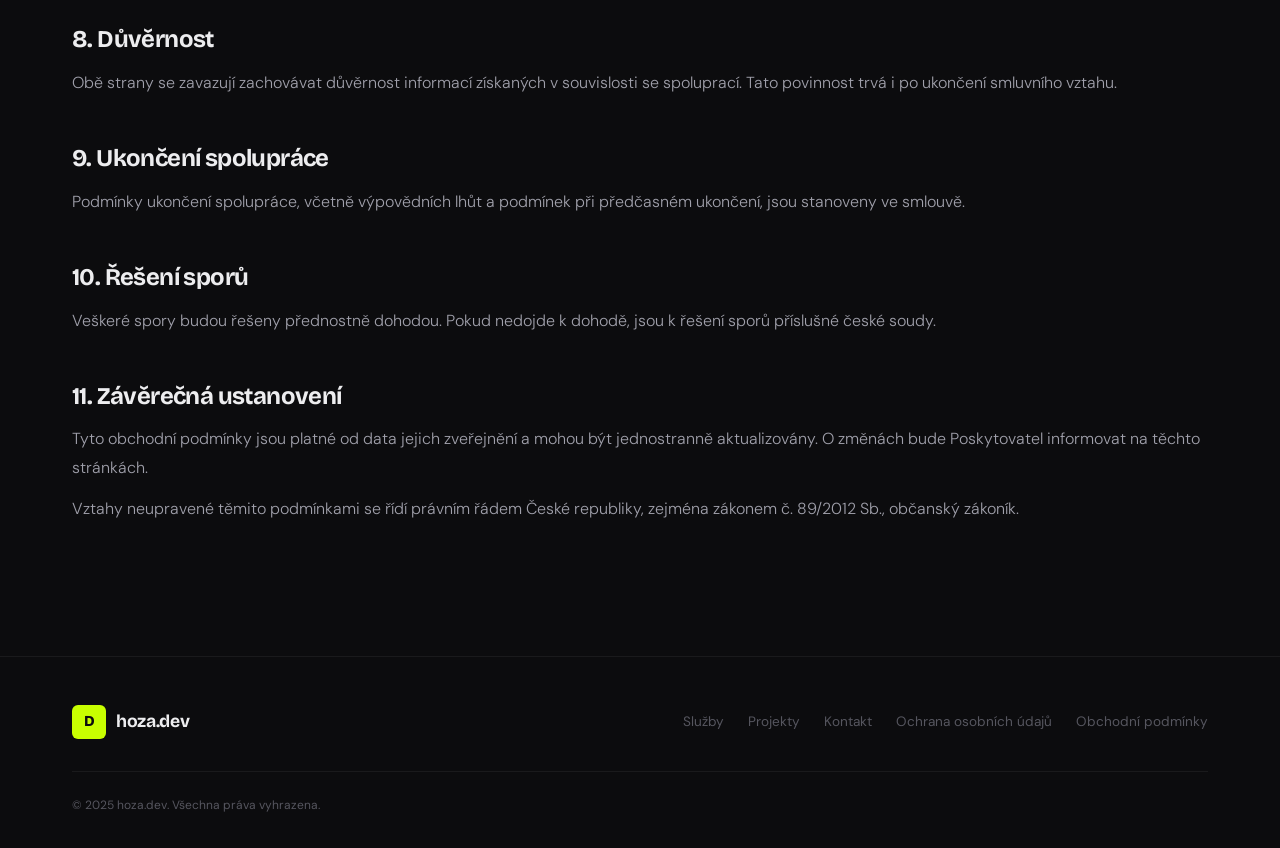
<file: obchodni-podminky.html>
<!DOCTYPE html>
<html lang="cs">
<head>
    <meta charset="UTF-8">
    <meta name="viewport" content="width=device-width, initial-scale=1.0">
    <title>Obchodní podmínky | hoza.dev</title>
    <meta name="description" content="Obchodní podmínky — hoza.dev">
    <link rel="canonical" href="https://hoza.dev/obchodni-podminky.html">
    <link rel="preconnect" href="https://fonts.googleapis.com">
    <link rel="preconnect" href="https://fonts.gstatic.com" crossorigin>
    <link href="https://fonts.googleapis.com/css2?family=Bricolage+Grotesque:opsz,wght@12..96,400;12..96,500;12..96,600;12..96,700;12..96,800&family=DM+Sans:ital,opsz,wght@0,9..40,300;0,9..40,400;0,9..40,500;0,9..40,600&display=swap" rel="stylesheet">
    <link rel="stylesheet" href="styles.css">
    <style>
        .legal-page { padding: 160px 0 120px; }
        .legal-page h1 { margin-bottom: 12px; }
        .legal-page .legal-subtitle {
            color: var(--text-muted);
            font-size: 0.88rem;
            margin-bottom: 48px;
        }
        .legal-content h2 {
            font-size: 1.5rem;
            margin-top: 48px;
            margin-bottom: 16px;
        }
        .legal-content p,
        .legal-content li {
            color: var(--text-secondary);
            font-weight: 300;
            line-height: 1.8;
            margin-bottom: 12px;
        }
        .legal-content ul, .legal-content ol {
            padding-left: 24px;
            margin-bottom: 16px;
        }
        .legal-content ul { list-style: disc; }
        .legal-content ol { list-style: decimal; }
        .legal-content a {
            color: var(--accent);
            font-weight: 500;
        }
        .legal-content a:hover {
            text-decoration: underline;
        }
    </style>
</head>
<body>
    <div class="dot-grid" aria-hidden="true"></div>

    <nav class="nav scrolled" role="navigation" aria-label="Hlavní navigace">
        <div class="nav-container">
            <a href="index.html" class="logo">
                <span class="logo-mark">D</span>
                <span class="logo-text">hoza.dev</span>
            </a>
            <div class="nav-right">
                <ul class="nav-links">
                    <li><a href="/#sluzby">Služby</a></li>
                    <li><a href="/#projekty">Projekty</a></li>
                    <li><a href="/#kontakt">Kontakt</a></li>
                </ul>
            </div>
        </div>
    </nav>

    <main class="legal-page">
        <div class="container">
            <h1>Obchodní <em>podmínky</em></h1>
            <p class="legal-subtitle">Poslední aktualizace: 12. 6. 2026</p>

            <div class="legal-content">

                <h2>1. Základní ustanovení</h2>
                <p>Tyto obchodní podmínky upravují smluvní vztahy mezi František Hoza, IČO: 07723547, se sídlem Krolmusova 425/48, Řepy, 163 00 Praha 6 (dále jen „Poskytovatel") a objednatelem služeb (dále jen „Klient").</p>

                <h2>2. Předmět služeb</h2>
                <p>Poskytovatel nabízí služby v oblasti vývoje softwaru, zejména:</p>
                <ul>
                    <li>Vývoj webových aplikací a MVP</li>
                    <li>Vývoj mobilních aplikací (iOS, Android)</li>
                    <li>Integrace AI modelů a vývoj AI produktů</li>
                    <li>Vývoj fintech řešení</li>
                    <li>Technické poradenství a fractional CTO služby</li>
                </ul>

                <h2>3. Objednávka a uzavření smlouvy</h2>
                <p>Smluvní vztah vzniká na základě písemné smlouvy o dílo nebo objednávky potvrzené oběma stranami. Kontaktní formulář na webu slouží pouze k nezávaznému dotazu.</p>

                <h2>4. Ceny a platební podmínky</h2>
                <p>Ceny uvedené na webu jsou orientační a představují výchozí bod pro individuální kalkulaci. Konečná cena je vždy stanovena ve smlouvě.</p>
                <ul>
                    <li>Ceny jsou uvedeny bez DPH, pokud není uvedeno jinak</li>
                    <li>Platební podmínky jsou stanoveny individuálně ve smlouvě</li>
                    <li>Standardní platební model: záloha před zahájením, průběžné milníky, finální platba po předání</li>
                </ul>

                <h2>5. Dodací podmínky</h2>
                <p>Termíny dodání uvedené na webu jsou orientační. Závazný harmonogram je stanoven ve smlouvě. Poskytovatel informuje Klienta o případném zpoždění bez zbytečného odkladu.</p>

                <h2>6. Autorská práva a licence</h2>
                <p>Podmínky převodu autorských práv a licenční ujednání jsou stanoveny individuálně ve smlouvě o dílo. Standardně Klient získává nevýhradní licenci k užití díla po úplném zaplacení ceny.</p>

                <h2>7. Odpovědnost a záruky</h2>
                <p>Poskytovatel odpovídá za vady díla v rozsahu stanoveném smlouvou a příslušnými právními předpisy. Záruční doba na vady díla je 6 měsíců od předání, pokud není ve smlouvě stanoveno jinak.</p>

                <h2>8. Důvěrnost</h2>
                <p>Obě strany se zavazují zachovávat důvěrnost informací získaných v souvislosti se spoluprací. Tato povinnost trvá i po ukončení smluvního vztahu.</p>

                <h2>9. Ukončení spolupráce</h2>
                <p>Podmínky ukončení spolupráce, včetně výpovědních lhůt a podmínek při předčasném ukončení, jsou stanoveny ve smlouvě.</p>

                <h2>10. Řešení sporů</h2>
                <p>Veškeré spory budou řešeny přednostně dohodou. Pokud nedojde k dohodě, jsou k řešení sporů příslušné české soudy.</p>

                <h2>11. Závěrečná ustanovení</h2>
                <p>Tyto obchodní podmínky jsou platné od data jejich zveřejnění a mohou být jednostranně aktualizovány. O změnách bude Poskytovatel informovat na těchto stránkách.</p>
                <p>Vztahy neupravené těmito podmínkami se řídí právním řádem České republiky, zejména zákonem č. 89/2012 Sb., občanský zákoník.</p>

            </div>
        </div>
    </main>

    <footer class="footer">
        <div class="container">
            <div class="footer-top">
                <a href="index.html" class="logo">
                    <span class="logo-mark">D</span>
                    <span class="logo-text">hoza.dev</span>
                </a>
                <nav class="footer-nav" aria-label="Patička">
                    <a href="/#sluzby">Služby</a>
                    <a href="/#projekty">Projekty</a>
                    <a href="/#kontakt">Kontakt</a>
                    <a href="ochrana-osobnich-udaju.html">Ochrana osobních údajů</a>
                    <a href="obchodni-podminky.html">Obchodní podmínky</a>
                </nav>
            </div>
            <div class="footer-bottom">
                <p>&copy; 2025 hoza.dev. Všechna práva vyhrazena.</p>
            </div>
        </div>
    </footer>
</body>
</html>
</file>
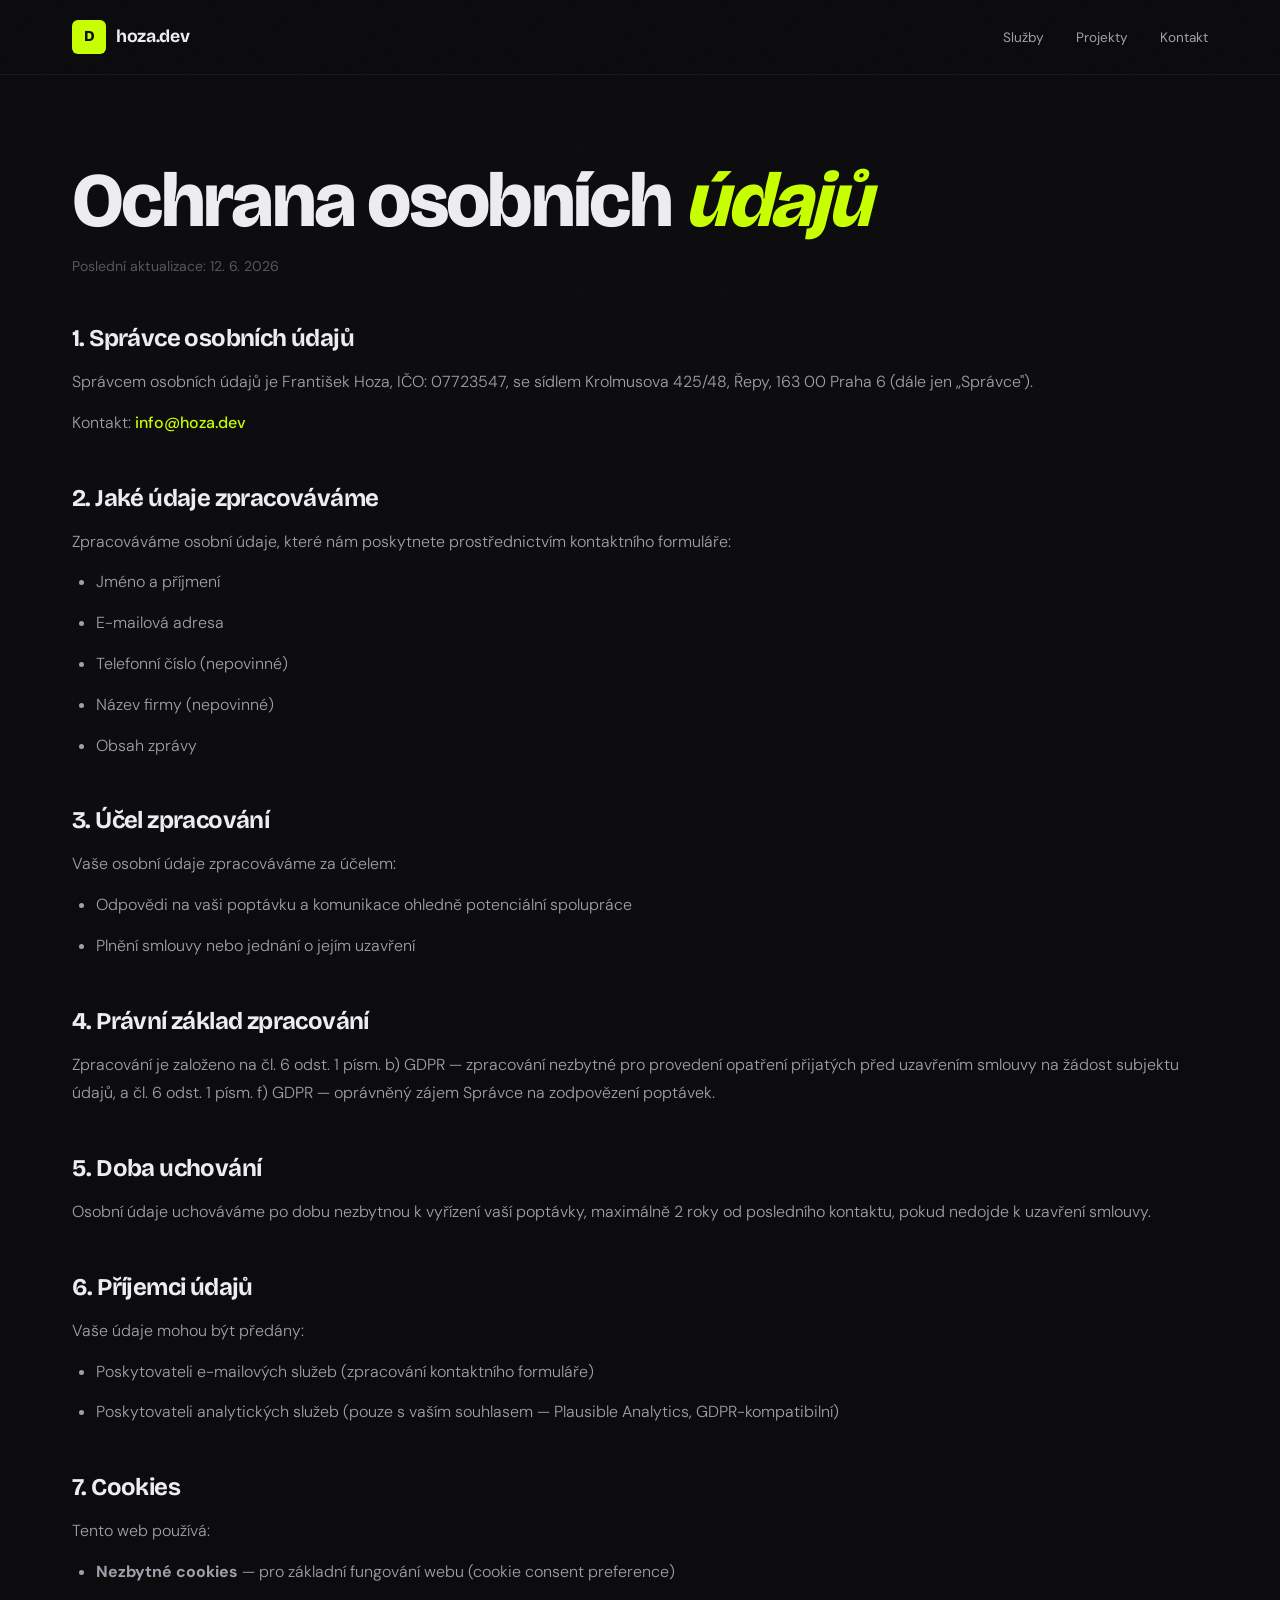
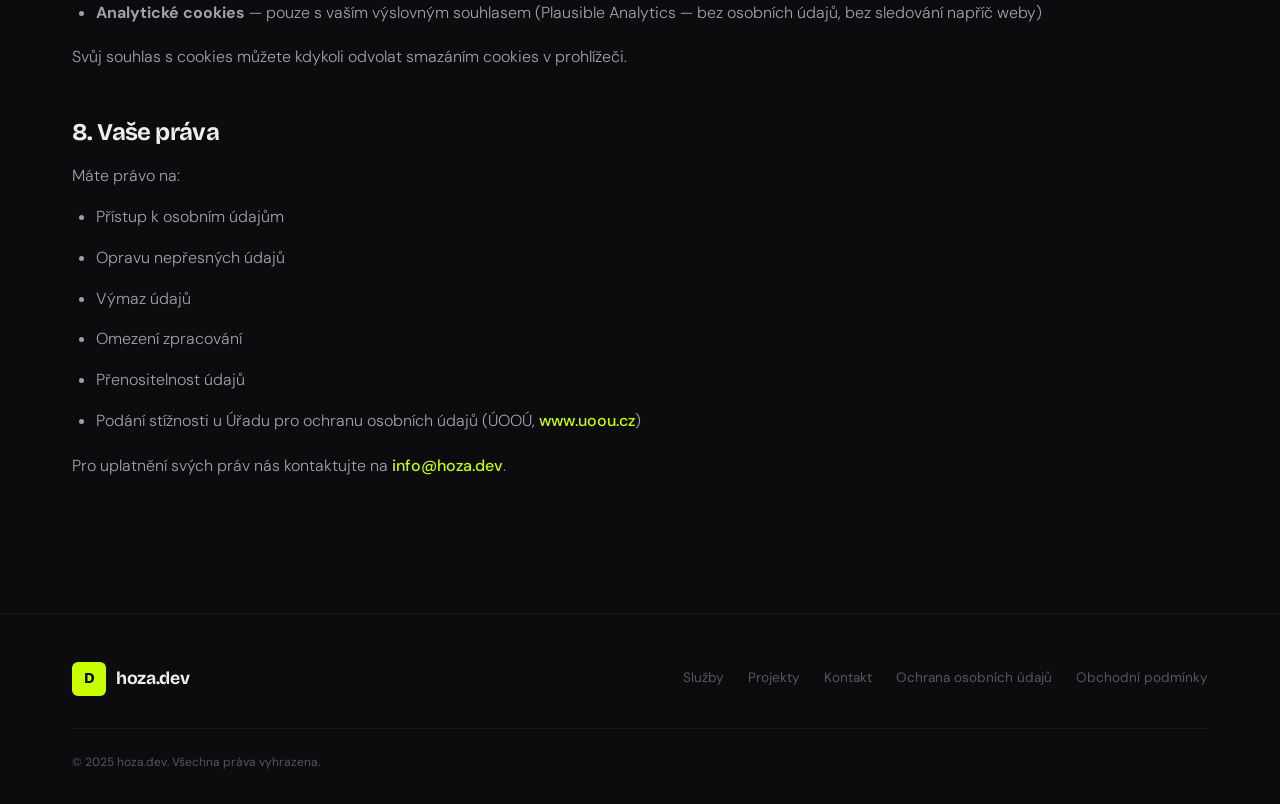
<file: ochrana-osobnich-udaju.html>
<!DOCTYPE html>
<html lang="cs">
<head>
    <meta charset="UTF-8">
    <meta name="viewport" content="width=device-width, initial-scale=1.0">
    <title>Ochrana osobních údajů | hoza.dev</title>
    <meta name="description" content="Zásady ochrany osobních údajů — hoza.dev">
    <link rel="canonical" href="https://hoza.dev/ochrana-osobnich-udaju.html">
    <link rel="preconnect" href="https://fonts.googleapis.com">
    <link rel="preconnect" href="https://fonts.gstatic.com" crossorigin>
    <link href="https://fonts.googleapis.com/css2?family=Bricolage+Grotesque:opsz,wght@12..96,400;12..96,500;12..96,600;12..96,700;12..96,800&family=DM+Sans:ital,opsz,wght@0,9..40,300;0,9..40,400;0,9..40,500;0,9..40,600&display=swap" rel="stylesheet">
    <link rel="stylesheet" href="styles.css">
    <style>
        .legal-page { padding: 160px 0 120px; }
        .legal-page h1 { margin-bottom: 12px; }
        .legal-page .legal-subtitle {
            color: var(--text-muted);
            font-size: 0.88rem;
            margin-bottom: 48px;
        }
        .legal-content h2 {
            font-size: 1.5rem;
            margin-top: 48px;
            margin-bottom: 16px;
        }
        .legal-content h3 {
            font-size: 1.15rem;
            margin-top: 32px;
            margin-bottom: 12px;
        }
        .legal-content p,
        .legal-content li {
            color: var(--text-secondary);
            font-weight: 300;
            line-height: 1.8;
            margin-bottom: 12px;
        }
        .legal-content ul {
            list-style: disc;
            padding-left: 24px;
            margin-bottom: 16px;
        }
        .legal-content a {
            color: var(--accent);
            font-weight: 500;
        }
        .legal-content a:hover {
            text-decoration: underline;
        }
    </style>
</head>
<body>
    <div class="dot-grid" aria-hidden="true"></div>

    <nav class="nav scrolled" role="navigation" aria-label="Hlavní navigace">
        <div class="nav-container">
            <a href="index.html" class="logo">
                <span class="logo-mark">D</span>
                <span class="logo-text">hoza.dev</span>
            </a>
            <div class="nav-right">
                <ul class="nav-links">
                    <li><a href="/#sluzby">Služby</a></li>
                    <li><a href="/#projekty">Projekty</a></li>
                    <li><a href="/#kontakt">Kontakt</a></li>
                </ul>
            </div>
        </div>
    </nav>

    <main class="legal-page">
        <div class="container">
            <h1>Ochrana osobních <em>údajů</em></h1>
            <p class="legal-subtitle">Poslední aktualizace: 12. 6. 2026</p>

            <div class="legal-content">

                <h2>1. Správce osobních údajů</h2>
                <p>Správcem osobních údajů je František Hoza, IČO: 07723547, se sídlem Krolmusova 425/48, Řepy, 163 00 Praha 6 (dále jen „Správce").</p>
                <p>Kontakt: <a href="mailto:info@hoza.dev">info@hoza.dev</a></p>

                <h2>2. Jaké údaje zpracováváme</h2>
                <p>Zpracováváme osobní údaje, které nám poskytnete prostřednictvím kontaktního formuláře:</p>
                <ul>
                    <li>Jméno a příjmení</li>
                    <li>E-mailová adresa</li>
                    <li>Telefonní číslo (nepovinné)</li>
                    <li>Název firmy (nepovinné)</li>
                    <li>Obsah zprávy</li>
                </ul>

                <h2>3. Účel zpracování</h2>
                <p>Vaše osobní údaje zpracováváme za účelem:</p>
                <ul>
                    <li>Odpovědi na vaši poptávku a komunikace ohledně potenciální spolupráce</li>
                    <li>Plnění smlouvy nebo jednání o jejím uzavření</li>
                </ul>

                <h2>4. Právní základ zpracování</h2>
                <p>Zpracování je založeno na čl. 6 odst. 1 písm. b) GDPR — zpracování nezbytné pro provedení opatření přijatých před uzavřením smlouvy na žádost subjektu údajů, a čl. 6 odst. 1 písm. f) GDPR — oprávněný zájem Správce na zodpovězení poptávek.</p>

                <h2>5. Doba uchování</h2>
                <p>Osobní údaje uchováváme po dobu nezbytnou k vyřízení vaší poptávky, maximálně 2 roky od posledního kontaktu, pokud nedojde k uzavření smlouvy.</p>

                <h2>6. Příjemci údajů</h2>
                <p>Vaše údaje mohou být předány:</p>
                <ul>
                    <li>Poskytovateli e-mailových služeb (zpracování kontaktního formuláře)</li>
                    <li>Poskytovateli analytických služeb (pouze s vaším souhlasem — Plausible Analytics, GDPR-kompatibilní)</li>
                </ul>

                <h2>7. Cookies</h2>
                <p>Tento web používá:</p>
                <ul>
                    <li><strong>Nezbytné cookies</strong> — pro základní fungování webu (cookie consent preference)</li>
                    <li><strong>Analytické cookies</strong> — pouze s vaším výslovným souhlasem (Plausible Analytics — bez osobních údajů, bez sledování napříč weby)</li>
                </ul>
                <p>Svůj souhlas s cookies můžete kdykoli odvolat smazáním cookies v prohlížeči.</p>

                <h2>8. Vaše práva</h2>
                <p>Máte právo na:</p>
                <ul>
                    <li>Přístup k osobním údajům</li>
                    <li>Opravu nepřesných údajů</li>
                    <li>Výmaz údajů</li>
                    <li>Omezení zpracování</li>
                    <li>Přenositelnost údajů</li>
                    <li>Podání stížnosti u Úřadu pro ochranu osobních údajů (ÚOOÚ, <a href="https://www.uoou.cz" target="_blank" rel="noopener noreferrer">www.uoou.cz</a>)</li>
                </ul>
                <p>Pro uplatnění svých práv nás kontaktujte na <a href="mailto:info@hoza.dev">info@hoza.dev</a>.</p>

            </div>
        </div>
    </main>

    <footer class="footer">
        <div class="container">
            <div class="footer-top">
                <a href="index.html" class="logo">
                    <span class="logo-mark">D</span>
                    <span class="logo-text">hoza.dev</span>
                </a>
                <nav class="footer-nav" aria-label="Patička">
                    <a href="/#sluzby">Služby</a>
                    <a href="/#projekty">Projekty</a>
                    <a href="/#kontakt">Kontakt</a>
                    <a href="ochrana-osobnich-udaju.html">Ochrana osobních údajů</a>
                    <a href="obchodni-podminky.html">Obchodní podmínky</a>
                </nav>
            </div>
            <div class="footer-bottom">
                <p>&copy; 2025 hoza.dev. Všechna práva vyhrazena.</p>
            </div>
        </div>
    </footer>
</body>
</html>
</file>
<file: styles.css>
/* ============================================
   HOZA.DEV — Precision Dark / Acid Tech
   ============================================ */

/* --- Design Tokens --- */
:root {
    --bg: #0C0C0E;
    --bg-surface: #131316;
    --bg-card: #19191E;
    --bg-elevated: #212128;
    --bg-code: #0E0E12;

    --text: #EDEDEF;
    --text-secondary: #A0A0AB;
    --text-muted: #56565F;
    --text-inverse: #0C0C0E;

    --accent: #C8FF00;
    --accent-light: #D4FF40;
    --accent-dim: rgba(200, 255, 0, 0.07);
    --accent-glow: rgba(200, 255, 0, 0.12);

    --green: #34D399;
    --green-dim: rgba(52, 211, 153, 0.1);

    --border: rgba(255, 255, 255, 0.06);
    --border-strong: rgba(255, 255, 255, 0.1);
    --border-accent: rgba(200, 255, 0, 0.15);

    --radius-sm: 6px;
    --radius-md: 10px;
    --radius-lg: 14px;
    --radius-xl: 20px;

    --font-display: 'Bricolage Grotesque', 'Helvetica Neue', sans-serif;
    --font-body: 'DM Sans', -apple-system, BlinkMacSystemFont, sans-serif;
    --font-mono: 'JetBrains Mono', 'SF Mono', 'Fira Code', monospace;

    --ease: cubic-bezier(0.16, 1, 0.3, 1);
    --ease-out: cubic-bezier(0.25, 1, 0.5, 1);
    --transition-fast: 150ms var(--ease-out);
    --transition-base: 350ms var(--ease);
    --transition-slow: 700ms var(--ease);

    --focus-ring: 0 0 0 2px var(--accent), 0 0 0 4px rgba(200, 255, 0, 0.15);
}

/* --- Reset --- */
*, *::before, *::after {
    box-sizing: border-box;
    margin: 0;
    padding: 0;
}

html {
    scroll-behavior: smooth;
    scroll-padding-top: 100px;
}

body {
    font-family: var(--font-body);
    font-size: 16px;
    font-weight: 400;
    line-height: 1.65;
    color: var(--text);
    background-color: var(--bg);
    -webkit-font-smoothing: antialiased;
    -moz-osx-font-smoothing: grayscale;
    overflow-x: hidden;
}

/* Noise grain */
body::after {
    content: '';
    position: fixed;
    inset: 0;
    pointer-events: none;
    z-index: 9990;
    opacity: 0.018;
    background-image: url("data:image/svg+xml,%3Csvg viewBox='0 0 256 256' xmlns='http://www.w3.org/2000/svg'%3E%3Cfilter id='n'%3E%3CfeTurbulence type='fractalNoise' baseFrequency='0.85' numOctaves='4' stitchTiles='stitch'/%3E%3C/filter%3E%3Crect width='100%25' height='100%25' filter='url(%23n)'/%3E%3C/svg%3E");
    background-repeat: repeat;
    background-size: 256px 256px;
}

::selection {
    background-color: rgba(200, 255, 0, 0.2);
    color: var(--text);
}

img { max-width: 100%; height: auto; }
a { color: inherit; text-decoration: none; }
ul { list-style: none; }

/* --- Skip to Content --- */
.skip-to-content {
    position: absolute;
    top: -100%;
    left: 16px;
    z-index: 9999;
    padding: 12px 24px;
    background: var(--accent);
    color: var(--text-inverse);
    border-radius: var(--radius-sm);
    font-size: 0.88rem;
    font-weight: 500;
    transition: top 0.2s ease;
}

.skip-to-content:focus { top: 16px; }

/* --- Focus States --- */
*:focus-visible {
    outline: none;
    box-shadow: var(--focus-ring);
}

/* --- Grid Background --- */
.dot-grid {
    position: fixed;
    inset: 0;
    pointer-events: none;
    z-index: 0;
    background-image:
        linear-gradient(rgba(255,255,255,0.018) 1px, transparent 1px),
        linear-gradient(90deg, rgba(255,255,255,0.018) 1px, transparent 1px);
    background-size: 72px 72px;
    mask-image: radial-gradient(ellipse 60% 50% at 50% 25%, rgba(0,0,0,0.5), transparent 70%);
    -webkit-mask-image: radial-gradient(ellipse 60% 50% at 50% 25%, rgba(0,0,0,0.5), transparent 70%);
}

/* --- Container --- */
.container {
    width: 100%;
    max-width: 1200px;
    margin: 0 auto;
    padding: 0 32px;
}

/* --- Typography --- */
h1, h2, h3, h4 {
    font-family: var(--font-display);
    font-weight: 700;
    line-height: 1.08;
    letter-spacing: -0.025em;
}

h1 {
    font-size: clamp(3rem, 6vw, 5rem);
    font-weight: 800;
    letter-spacing: -0.035em;
}

h2 {
    font-size: clamp(2.4rem, 4.5vw, 3.6rem);
}

h3 {
    font-size: 1.25rem;
    font-family: var(--font-body);
    font-weight: 500;
    line-height: 1.3;
    letter-spacing: -0.01em;
}

h1 em, h2 em {
    font-style: italic;
    color: var(--accent);
    position: relative;
}

/* --- Buttons --- */
.btn {
    display: inline-flex;
    align-items: center;
    justify-content: center;
    gap: 10px;
    padding: 14px 28px;
    font-family: var(--font-body);
    font-size: 0.88rem;
    font-weight: 500;
    border-radius: var(--radius-md);
    border: none;
    cursor: pointer;
    transition: all var(--transition-base);
    text-decoration: none;
    letter-spacing: 0.01em;
}

.btn-primary {
    background: var(--accent);
    color: var(--text-inverse);
}

.btn-primary:hover {
    background: var(--accent-light);
    transform: translateY(-2px);
    box-shadow: 0 8px 32px rgba(200, 255, 0, 0.2);
}

.btn-primary svg {
    transition: transform var(--transition-base);
}

.btn-primary:hover svg {
    transform: translate(2px, -2px);
}

.btn-outline {
    background: transparent;
    color: var(--text);
    border: 1px solid var(--border-strong);
}

.btn-outline:hover {
    background: var(--bg-elevated);
    border-color: var(--text-secondary);
}

.btn-lg {
    padding: 18px 36px;
    font-size: 0.92rem;
}

.btn-full { width: 100%; }

/* --- Navigation --- */
.nav {
    position: fixed;
    top: 0;
    left: 0;
    right: 0;
    z-index: 1000;
    background: rgba(12, 12, 14, 0.6);
    backdrop-filter: blur(24px) saturate(1.3);
    -webkit-backdrop-filter: blur(24px) saturate(1.3);
    border-bottom: 1px solid transparent;
    transition: all var(--transition-base);
}

.nav.scrolled {
    background: rgba(12, 12, 14, 0.92);
    border-bottom-color: var(--border);
}

.nav-container {
    display: flex;
    align-items: center;
    justify-content: space-between;
    max-width: 1200px;
    margin: 0 auto;
    padding: 20px 32px;
}

.logo {
    display: flex;
    align-items: center;
    gap: 10px;
    transition: opacity var(--transition-fast);
}

.logo:hover { opacity: 0.7; }

.logo-mark {
    display: flex;
    align-items: center;
    justify-content: center;
    width: 34px;
    height: 34px;
    background: var(--accent);
    color: var(--text-inverse);
    font-family: var(--font-display);
    font-size: 0.95rem;
    font-weight: 800;
    border-radius: var(--radius-sm);
}

.logo-text {
    font-family: var(--font-display);
    font-size: 1.1rem;
    font-weight: 700;
    letter-spacing: -0.02em;
}

.nav-right {
    display: flex;
    align-items: center;
    gap: 40px;
}

.nav-links {
    display: flex;
    align-items: center;
    gap: 32px;
}

.nav-links a {
    font-size: 0.85rem;
    font-weight: 400;
    color: var(--text-secondary);
    transition: color var(--transition-fast);
    position: relative;
}

.nav-links a:hover,
.nav-links a.active {
    color: var(--text);
}

.nav-links a::after {
    content: '';
    position: absolute;
    bottom: -4px;
    left: 0;
    width: 0;
    height: 1.5px;
    background: var(--accent);
    border-radius: 1px;
    transition: width var(--transition-base);
}

.nav-links a:hover::after,
.nav-links a.active::after {
    width: 100%;
}

.nav .btn {
    padding: 10px 22px;
    font-size: 0.82rem;
    border-radius: var(--radius-sm);
}

.mobile-menu-btn {
    display: none;
    flex-direction: column;
    gap: 6px;
    background: none;
    border: none;
    cursor: pointer;
    padding: 6px;
    width: 32px;
}

.mobile-menu-btn span {
    display: block;
    height: 2px;
    background: var(--text);
    border-radius: 2px;
    transition: all var(--transition-fast);
}

.mobile-menu-btn span:first-child { width: 100%; }
.mobile-menu-btn span:last-child { width: 60%; }

/* --- Hero Section --- */
.hero {
    position: relative;
    padding: 180px 0 0;
    overflow: hidden;
}

/* Ambient glow behind hero */
.hero::before {
    content: '';
    position: absolute;
    top: -15%;
    left: 50%;
    transform: translateX(-50%);
    width: 900px;
    height: 600px;
    background: radial-gradient(ellipse, rgba(200, 255, 0, 0.04) 0%, transparent 65%);
    pointer-events: none;
}

.hero-grid {
    display: grid;
    grid-template-columns: 1.1fr 0.9fr;
    gap: 60px;
    align-items: center;
}

.hero-eyebrow {
    display: flex;
    align-items: center;
    gap: 16px;
    margin-bottom: 32px;
}

.eyebrow-line {
    width: 40px;
    height: 1.5px;
    background: var(--accent);
}

.hero-eyebrow span {
    font-family: var(--font-mono);
    font-size: 0.72rem;
    font-weight: 500;
    color: var(--accent);
    letter-spacing: 0.08em;
    text-transform: uppercase;
}

.hero h1 {
    margin-bottom: 28px;
}

.hero-subtitle {
    font-size: 1.08rem;
    font-weight: 300;
    color: var(--text-secondary);
    max-width: 480px;
    margin-bottom: 44px;
    line-height: 1.8;
}

.hero-actions {
    display: flex;
    gap: 14px;
    flex-wrap: wrap;
}

/* Hero Visual */
.hero-visual {
    position: relative;
    display: flex;
    justify-content: center;
    padding: 20px 0;
}

.hero-card--main {
    width: 100%;
    max-width: 420px;
    position: relative;
    z-index: 2;
}

.card-terminal {
    background: var(--bg-code);
    border-radius: var(--radius-lg);
    overflow: hidden;
    border: 1px solid var(--border);
    box-shadow:
        0 4px 8px rgba(0,0,0,0.2),
        0 16px 40px rgba(0,0,0,0.3),
        0 0 100px rgba(200, 255, 0, 0.02);
}

.terminal-bar {
    display: flex;
    align-items: center;
    gap: 8px;
    padding: 14px 18px;
    background: rgba(255,255,255,0.015);
    border-bottom: 1px solid var(--border);
}

.terminal-dot {
    width: 10px;
    height: 10px;
    border-radius: 50%;
    background: rgba(255,255,255,0.06);
}

.terminal-dot:first-child { background: #FF5F57; }
.terminal-dot:nth-child(2) { background: #FEBC2E; }
.terminal-dot:nth-child(3) { background: #28C840; }

.terminal-title {
    margin-left: auto;
    font-family: var(--font-mono);
    font-size: 0.7rem;
    color: var(--text-muted);
}

.terminal-code {
    padding: 24px;
    font-family: var(--font-mono);
    font-size: 0.8rem;
    line-height: 1.9;
    color: rgba(255,255,255,0.5);
    overflow-x: auto;
}

.terminal-code code { display: block; }

.syn-key { color: #C8FF00; }
.syn-var { color: #82AAFF; }
.syn-prop { color: #A0E8B0; }
.syn-str { color: #E8D5A0; }
.syn-cursor {
    color: var(--accent);
    animation: blink 1s infinite;
}

@keyframes blink {
    0%, 50% { opacity: 1; }
    51%, 100% { opacity: 0; }
}

.hero-card--float {
    position: absolute;
    bottom: 0;
    left: -30px;
    display: flex;
    align-items: center;
    gap: 12px;
    padding: 14px 20px;
    background: var(--bg-card);
    border: 1px solid var(--border);
    border-radius: var(--radius-md);
    box-shadow: 0 8px 32px rgba(0,0,0,0.35);
    z-index: 3;
    animation: floatCard 6s ease-in-out infinite;
}

@keyframes floatCard {
    0%, 100% { transform: translateY(0); }
    50% { transform: translateY(-8px); }
}

.float-icon {
    display: flex;
    align-items: center;
    justify-content: center;
    width: 40px;
    height: 40px;
    background: var(--green-dim);
    border-radius: var(--radius-sm);
    color: var(--green);
}

.float-label {
    display: block;
    font-size: 0.68rem;
    color: var(--text-muted);
    font-weight: 500;
    text-transform: uppercase;
    letter-spacing: 0.06em;
    font-family: var(--font-mono);
}

.float-value {
    display: block;
    font-size: 0.88rem;
    font-weight: 500;
    color: var(--green);
}

/* Hero Stats Bar */
.hero-stats-bar {
    margin-top: 80px;
    padding: 40px 0;
    border-top: 1px solid var(--border);
    border-bottom: 1px solid var(--border);
}

.stats-row {
    display: flex;
    align-items: center;
    justify-content: center;
    gap: 48px;
}

.stat-item {
    display: flex;
    align-items: baseline;
    gap: 4px;
    flex-wrap: wrap;
}

.stat-number {
    font-family: var(--font-display);
    font-size: 2.8rem;
    font-weight: 800;
    color: var(--text);
    line-height: 1;
}

.stat-suffix {
    font-family: var(--font-display);
    font-size: 1.4rem;
    font-weight: 700;
    color: var(--accent);
}

.stat-label {
    font-size: 0.78rem;
    color: var(--text-muted);
    margin-left: 8px;
    font-weight: 400;
    font-family: var(--font-mono);
    letter-spacing: 0.02em;
}

.stat-divider {
    width: 1px;
    height: 36px;
    background: var(--border);
}

/* --- Section Intro --- */
section {
    padding: 120px 0;
    position: relative;
}

.section-intro {
    display: flex;
    gap: 32px;
    align-items: flex-start;
    margin-bottom: 72px;
}

.section-number {
    font-family: var(--font-mono);
    font-size: 0.72rem;
    font-weight: 500;
    color: var(--accent);
    padding-top: 12px;
    letter-spacing: 0.06em;
    flex-shrink: 0;
}

.section-intro-text {
    max-width: 500px;
}

.section-intro-text p {
    color: var(--text-secondary);
    font-size: 1.02rem;
    font-weight: 300;
    line-height: 1.7;
    margin-top: 16px;
}

/* --- Services --- */
.services {
    background: var(--bg-surface);
    border-top: 1px solid var(--border);
    border-bottom: 1px solid var(--border);
}

.services-grid {
    display: grid;
    grid-template-columns: repeat(3, 1fr);
    gap: 16px;
}

.service-card {
    position: relative;
    padding: 36px 28px 32px;
    background: var(--bg-card);
    border: 1px solid var(--border);
    border-radius: var(--radius-lg);
    transition: all var(--transition-slow);
    overflow: hidden;
}

.service-card::before {
    content: '';
    position: absolute;
    top: 0;
    left: 0;
    right: 0;
    height: 2px;
    background: var(--accent);
    transform: scaleX(0);
    transform-origin: left;
    transition: transform var(--transition-slow);
}

.service-card:hover::before {
    transform: scaleX(1);
}

.service-card:hover {
    transform: translateY(-6px);
    border-color: var(--border-accent);
    box-shadow:
        0 8px 24px rgba(0,0,0,0.2),
        0 0 48px rgba(200, 255, 0, 0.03);
}

.service-card--featured {
    background: linear-gradient(160deg, var(--bg-elevated) 0%, var(--bg-card) 100%);
    border-color: var(--border-accent);
}

.service-card--featured::before {
    transform: scaleX(1);
    background: var(--accent);
}

.service-card--featured .service-index {
    color: var(--accent);
}

.service-card--featured .service-icon-wrap {
    color: var(--accent);
}

.service-badge {
    position: absolute;
    top: 14px;
    right: 14px;
    padding: 4px 10px;
    background: var(--accent);
    color: var(--text-inverse);
    font-size: 0.65rem;
    font-weight: 600;
    border-radius: var(--radius-sm);
    letter-spacing: 0.05em;
    text-transform: uppercase;
    font-family: var(--font-mono);
}

.service-index {
    font-family: var(--font-mono);
    font-size: 0.7rem;
    font-weight: 500;
    color: var(--text-muted);
    margin-bottom: 20px;
    letter-spacing: 0.06em;
}

.service-icon-wrap {
    width: 44px;
    height: 44px;
    display: flex;
    align-items: center;
    justify-content: center;
    margin-bottom: 20px;
    color: var(--accent);
}

.service-icon-wrap svg {
    width: 26px;
    height: 26px;
}

.service-card h3 {
    margin-bottom: 10px;
}

.service-card > p {
    color: var(--text-secondary);
    font-size: 0.9rem;
    font-weight: 300;
    line-height: 1.7;
    margin-bottom: 20px;
}

.service-stack {
    display: flex;
    flex-direction: column;
    gap: 8px;
    padding-top: 16px;
    border-top: 1px solid var(--border);
}

.service-stack li {
    font-family: var(--font-mono);
    font-size: 0.75rem;
    color: var(--text-muted);
    padding-left: 18px;
    position: relative;
}

.service-stack li::before {
    content: "\203A";
    position: absolute;
    left: 0;
    color: var(--accent);
    font-size: 0.9rem;
    font-weight: 700;
}

/* Fintech card */
.services-fintech {
    margin-top: 16px;
}

.service-card--fintech {
    padding: 36px 36px 32px;
}

.service-fintech-inner {
    display: grid;
    grid-template-columns: 1fr 1fr;
    gap: 40px;
    align-items: start;
}

.service-fintech-right {
    display: flex;
    flex-direction: column;
    gap: 16px;
}

/* Retainers */
.services-retainers {
    margin-top: 48px;
    padding-top: 48px;
    border-top: 1px solid var(--border);
}

.retainers-title {
    font-family: var(--font-body);
    font-size: 1.1rem;
    font-weight: 500;
    margin-bottom: 20px;
    color: var(--text-secondary);
}

.retainers-grid {
    display: grid;
    grid-template-columns: 1fr 1fr;
    gap: 16px;
}

.retainer-card {
    padding: 28px;
    background: var(--bg-card);
    border: 1px solid var(--border);
    border-radius: var(--radius-md);
    transition: all var(--transition-slow);
}

.retainer-card:hover {
    transform: translateY(-4px);
    border-color: var(--border-accent);
    box-shadow: 0 8px 24px rgba(0,0,0,0.2);
}

.retainer-card h4 {
    font-family: var(--font-body);
    font-size: 1.05rem;
    font-weight: 500;
    margin-bottom: 6px;
    line-height: 1.3;
}

.retainer-card p {
    font-size: 0.88rem;
    color: var(--text-secondary);
    font-weight: 300;
    line-height: 1.6;
}

/* --- Process --- */
.process-steps {
    display: grid;
    grid-template-columns: repeat(4, 1fr);
    gap: 0;
}

.process-step {
    position: relative;
    padding: 0 28px 0 0;
}

.step-head {
    display: flex;
    align-items: center;
    gap: 16px;
    margin-bottom: 28px;
}

.step-num {
    font-family: var(--font-display);
    font-size: 3rem;
    font-weight: 800;
    color: var(--accent);
    line-height: 1;
    opacity: 0.12;
    transition: opacity var(--transition-slow);
}

.process-step:hover .step-num {
    opacity: 0.35;
}

.step-line {
    flex: 1;
    height: 1px;
    background: var(--border);
}

.process-step h3 {
    margin-bottom: 10px;
    font-size: 1.1rem;
}

.process-step p {
    color: var(--text-secondary);
    font-size: 0.88rem;
    font-weight: 300;
    line-height: 1.7;
}

/* --- Projects --- */
.projects {
    background: var(--bg-surface);
    border-top: 1px solid var(--border);
    border-bottom: 1px solid var(--border);
}

.projects-grid--hero {
    display: grid;
    grid-template-columns: 1fr 1fr;
    gap: 16px;
}

.project-card {
    background: var(--bg-card);
    border: 1px solid var(--border);
    border-radius: var(--radius-lg);
    overflow: hidden;
    transition: all var(--transition-slow);
}

.project-card:hover {
    transform: translateY(-6px);
    border-color: var(--border-accent);
    box-shadow:
        0 8px 24px rgba(0,0,0,0.2),
        0 0 48px rgba(200, 255, 0, 0.02);
}

/* Hero project */
.project-card--hero {
    grid-column: 1 / -1;
    display: grid;
    grid-template-columns: 1fr 1fr;
}

.project-card--hero .project-image {
    aspect-ratio: auto;
    min-height: 340px;
}

.project-image {
    aspect-ratio: 16 / 10;
    position: relative;
    overflow: hidden;
}

.project-image--fintech {
    background:
        radial-gradient(ellipse at 30% 40%, rgba(200, 255, 0, 0.15) 0%, transparent 60%),
        radial-gradient(ellipse at 70% 60%, rgba(52, 211, 153, 0.1) 0%, transparent 60%),
        linear-gradient(145deg, #161810 0%, #0E0E0C 100%);
}

.project-image--ai {
    background:
        radial-gradient(ellipse at 60% 30%, rgba(130, 170, 255, 0.15) 0%, transparent 60%),
        radial-gradient(ellipse at 30% 70%, rgba(160, 140, 220, 0.1) 0%, transparent 60%),
        linear-gradient(145deg, #14161E 0%, #0C0C12 100%);
}

.project-image--consumer {
    background:
        radial-gradient(ellipse at 40% 50%, rgba(52, 211, 153, 0.15) 0%, transparent 60%),
        radial-gradient(ellipse at 70% 30%, rgba(100, 200, 150, 0.1) 0%, transparent 60%),
        linear-gradient(145deg, #0E1610 0%, #0C100E 100%);
}

.project-type-badge {
    position: absolute;
    bottom: 12px;
    left: 12px;
    display: flex;
    align-items: center;
    gap: 6px;
    padding: 5px 10px;
    background: rgba(0,0,0,0.55);
    backdrop-filter: blur(12px);
    border: 1px solid rgba(255,255,255,0.05);
    border-radius: var(--radius-sm);
    color: rgba(255,255,255,0.65);
    font-size: 0.7rem;
    font-family: var(--font-mono);
    font-weight: 500;
}

.project-body {
    padding: 28px;
}

.project-tags {
    display: flex;
    gap: 6px;
    margin-bottom: 14px;
    flex-wrap: wrap;
}

.project-tags span {
    padding: 3px 10px;
    background: var(--accent-dim);
    border: 1px solid rgba(200, 255, 0, 0.08);
    border-radius: var(--radius-sm);
    font-size: 0.7rem;
    font-weight: 500;
    color: var(--accent);
    font-family: var(--font-mono);
    letter-spacing: 0.02em;
}

.project-body h3 {
    margin-bottom: 8px;
}

.project-body > p {
    color: var(--text-secondary);
    font-size: 0.88rem;
    font-weight: 300;
    line-height: 1.65;
    margin-bottom: 20px;
}

.project-metrics {
    display: flex;
    gap: 20px;
    padding-top: 16px;
    border-top: 1px solid var(--border);
    flex-wrap: wrap;
}

.metric strong {
    display: block;
    font-family: var(--font-display);
    font-size: 1.1rem;
    font-weight: 700;
    color: var(--green);
}

.metric span {
    font-size: 0.75rem;
    color: var(--text-muted);
    font-family: var(--font-mono);
}

.project-link {
    display: inline-flex;
    align-items: center;
    gap: 6px;
    margin-top: 16px;
    font-size: 0.85rem;
    font-weight: 500;
    color: var(--accent);
    transition: gap var(--transition-base);
}

.project-link:hover { gap: 10px; }

.project-link svg {
    transition: transform var(--transition-base);
}

.project-link:hover svg {
    transform: translate(2px, -2px);
}

/* --- Testimonials --- */
.testimonials--hidden { display: none; }
.testimonials--visible { display: block; }

.testimonials-grid {
    display: grid;
    grid-template-columns: repeat(3, 1fr);
    gap: 16px;
    align-items: start;
}

.testimonial {
    padding: 32px;
    background: var(--bg-card);
    border: 1px solid var(--border);
    border-radius: var(--radius-lg);
    transition: all var(--transition-slow);
}

.testimonial:hover {
    border-color: var(--border-strong);
    transform: translateY(-4px);
    box-shadow: 0 8px 24px rgba(0,0,0,0.2);
}

.testimonial--accent {
    background: var(--bg-elevated);
    border-color: var(--border-accent);
}

.testimonial--accent .testimonial-content p {
    color: var(--text);
}

.testimonial-content {
    margin-bottom: 24px;
}

.testimonial-content p {
    font-size: 0.95rem;
    line-height: 1.75;
    color: var(--text-secondary);
    font-style: italic;
}

.testimonial-footer {
    display: flex;
    align-items: center;
    gap: 12px;
}

.testimonial-avatar {
    width: 40px;
    height: 40px;
    display: flex;
    align-items: center;
    justify-content: center;
    background: var(--accent-dim);
    border: 1px solid var(--border);
    border-radius: var(--radius-sm);
    font-family: var(--font-mono);
    font-weight: 500;
    font-size: 0.78rem;
    color: var(--accent);
    flex-shrink: 0;
}

.testimonial-footer cite {
    display: block;
    font-style: normal;
    font-weight: 500;
    font-size: 0.88rem;
    color: var(--text);
}

.testimonial-footer span {
    font-size: 0.75rem;
    color: var(--text-muted);
}

/* --- Contact --- */
.contact {
    background: var(--bg-surface);
    border-top: 1px solid var(--border);
}

.contact-grid {
    display: grid;
    grid-template-columns: 0.9fr 1.1fr;
    gap: 80px;
    align-items: start;
}

.contact-info .section-number {
    display: block;
    margin-bottom: 20px;
}

.contact-info h2 { margin-bottom: 20px; }

.contact-info > p {
    color: var(--text-secondary);
    font-weight: 300;
    margin-bottom: 32px;
    line-height: 1.7;
}

/* Calendly CTA */
.calendly-cta { margin-bottom: 32px; }
.calendly-btn { margin-bottom: 10px; }

.calendly-note {
    display: block;
    text-align: center;
    font-size: 0.75rem;
    color: var(--text-muted);
    font-family: var(--font-mono);
}

.contact-details {
    display: flex;
    flex-direction: column;
    gap: 10px;
}

.contact-link {
    display: flex;
    align-items: center;
    gap: 16px;
    padding: 16px 20px;
    background: var(--bg-card);
    border: 1px solid var(--border);
    border-radius: var(--radius-md);
    transition: all var(--transition-base);
}

.contact-link:hover {
    border-color: var(--accent);
    transform: translateX(4px);
    box-shadow: 0 0 24px rgba(200, 255, 0, 0.04);
}

.contact-link svg {
    width: 20px;
    height: 20px;
    color: var(--accent);
    flex-shrink: 0;
}

.contact-link-label {
    display: block;
    font-size: 0.68rem;
    color: var(--text-muted);
    text-transform: uppercase;
    letter-spacing: 0.06em;
    font-family: var(--font-mono);
    font-weight: 500;
}

.contact-link-value {
    display: block;
    font-size: 0.92rem;
    font-weight: 500;
    color: var(--text);
}

/* Contact Form */
.contact-form {
    display: flex;
    flex-direction: column;
    gap: 14px;
    padding: 36px;
    background: var(--bg-card);
    border: 1px solid var(--border);
    border-radius: var(--radius-lg);
    position: relative;
    overflow: hidden;
}

.contact-form::before {
    content: '';
    position: absolute;
    top: 0;
    left: 0;
    right: 0;
    height: 2px;
    background: linear-gradient(90deg, var(--accent), var(--green));
}

.form-row {
    display: grid;
    grid-template-columns: 1fr 1fr;
    gap: 14px;
}

.form-field {
    display: flex;
    flex-direction: column;
    gap: 6px;
}

.form-field label {
    font-size: 0.78rem;
    font-weight: 500;
    color: var(--text-secondary);
    font-family: var(--font-mono);
    letter-spacing: 0.02em;
}

.form-field .required { color: var(--accent); }

.form-consent {
    font-size: 0.72rem;
    color: var(--text-secondary);
    opacity: 0.7;
    margin-bottom: 4px;
}

.form-consent a {
    color: var(--accent);
    text-decoration: underline;
    text-underline-offset: 2px;
}

.form-consent a:hover {
    opacity: 0.8;
}

.form-field input,
.form-field textarea,
.form-field select {
    padding: 12px 16px;
    background: var(--bg);
    border: 1px solid var(--border);
    border-radius: var(--radius-sm);
    color: var(--text);
    font-family: var(--font-body);
    font-size: 0.9rem;
    transition: all var(--transition-fast);
    appearance: none;
    -webkit-appearance: none;
}

.form-field select {
    background-image: url("data:image/svg+xml,%3Csvg xmlns='http://www.w3.org/2000/svg' width='12' height='12' viewBox='0 0 24 24' fill='none' stroke='%2356565F' stroke-width='2'%3E%3Cpolyline points='6 9 12 15 18 9'/%3E%3C/svg%3E");
    background-repeat: no-repeat;
    background-position: right 14px center;
    padding-right: 36px;
    cursor: pointer;
}

.form-field input:focus,
.form-field textarea:focus,
.form-field select:focus {
    outline: none;
    border-color: var(--accent);
    box-shadow: 0 0 0 3px var(--accent-dim);
    background: var(--bg-card);
}

.form-field input::placeholder,
.form-field textarea::placeholder {
    color: var(--text-muted);
    font-weight: 300;
}

.form-field textarea {
    resize: vertical;
    min-height: 110px;
}

.form-field input[aria-invalid="true"],
.form-field textarea[aria-invalid="true"],
.form-field select[aria-invalid="true"] {
    border-color: #FF4444;
    box-shadow: 0 0 0 3px rgba(255, 68, 68, 0.1);
}

.form-note {
    font-size: 0.78rem;
    color: var(--text-muted);
    text-align: center;
}

.form-note a {
    color: var(--accent);
    font-weight: 500;
}

.form-note a:hover { text-decoration: underline; }

/* --- Cookie Banner --- */
.cookie-banner {
    position: fixed;
    bottom: 24px;
    right: 24px;
    z-index: 9999;
    max-width: 400px;
    background: var(--bg-card);
    border: 1px solid var(--border);
    border-radius: var(--radius-lg);
    box-shadow: 0 16px 48px rgba(0,0,0,0.45);
    opacity: 0;
    transform: translateY(20px);
    transition: opacity 0.4s var(--ease), transform 0.4s var(--ease);
    pointer-events: none;
}

.cookie-banner.visible {
    opacity: 1;
    transform: translateY(0);
    pointer-events: auto;
}

.cookie-banner-inner { padding: 24px; }

.cookie-text {
    font-size: 0.85rem;
    color: var(--text-secondary);
    line-height: 1.6;
    margin-bottom: 18px;
}

.cookie-text a { color: var(--accent); font-weight: 500; }
.cookie-text a:hover { text-decoration: underline; }

.cookie-actions {
    display: flex;
    gap: 6px;
    flex-wrap: wrap;
}

.btn-cookie-accept {
    background: var(--accent);
    color: var(--text-inverse);
    padding: 8px 18px;
    font-size: 0.8rem;
    border-radius: var(--radius-sm);
    font-weight: 500;
}

.btn-cookie-accept:hover { background: var(--accent-light); }

.btn-cookie-reject {
    background: transparent;
    color: var(--text-secondary);
    padding: 8px 18px;
    font-size: 0.8rem;
    border: 1px solid var(--border);
    border-radius: var(--radius-sm);
    font-weight: 500;
}

.btn-cookie-reject:hover {
    border-color: var(--text-muted);
    color: var(--text);
}

.btn-cookie-settings {
    background: transparent;
    color: var(--text-muted);
    padding: 8px 14px;
    font-size: 0.8rem;
    border-radius: var(--radius-sm);
}

.btn-cookie-settings:hover { color: var(--text); }

.cookie-settings-detail {
    padding: 0 24px 24px;
    border-top: 1px solid var(--border);
}

.cookie-setting-row {
    display: flex;
    justify-content: space-between;
    align-items: center;
    padding: 14px 0;
    border-bottom: 1px solid var(--border);
}

.cookie-setting-row:last-of-type { border-bottom: none; }

.cookie-setting-row strong {
    display: block;
    font-size: 0.85rem;
    font-weight: 500;
    margin-bottom: 2px;
}

.cookie-setting-row p {
    font-size: 0.75rem;
    color: var(--text-muted);
    line-height: 1.4;
}

.cookie-toggle-always {
    font-size: 0.72rem;
    color: var(--green);
    font-weight: 500;
    font-family: var(--font-mono);
    white-space: nowrap;
}

.cookie-toggle {
    position: relative;
    display: inline-block;
    width: 40px;
    height: 22px;
    flex-shrink: 0;
    cursor: pointer;
}

.cookie-toggle input { opacity: 0; width: 0; height: 0; }

.cookie-toggle-slider {
    position: absolute;
    inset: 0;
    background: var(--border-strong);
    border-radius: 22px;
    transition: background var(--transition-fast);
}

.cookie-toggle-slider::before {
    content: '';
    position: absolute;
    left: 3px;
    top: 3px;
    width: 16px;
    height: 16px;
    background: var(--text);
    border-radius: 50%;
    transition: transform var(--transition-fast);
}

.cookie-toggle input:checked + .cookie-toggle-slider {
    background: var(--green);
}

.cookie-toggle input:checked + .cookie-toggle-slider::before {
    transform: translateX(18px);
    background: var(--text-inverse);
}

.btn-cookie-save {
    margin-top: 14px;
    background: var(--accent);
    color: var(--text-inverse);
    padding: 8px 20px;
    font-size: 0.8rem;
    border-radius: var(--radius-sm);
    font-weight: 500;
    width: 100%;
}

.btn-cookie-save:hover { background: var(--accent-light); }

/* --- Footer --- */
.footer {
    padding: 48px 0 32px;
    border-top: 1px solid var(--border);
}

.footer-top {
    display: flex;
    justify-content: space-between;
    align-items: center;
    padding-bottom: 32px;
    border-bottom: 1px solid var(--border);
}

.footer-nav {
    display: flex;
    gap: 24px;
    flex-wrap: wrap;
}

.footer-nav a {
    font-size: 0.85rem;
    color: var(--text-muted);
    transition: color var(--transition-fast);
}

.footer-nav a:hover { color: var(--accent); }

.footer-bottom {
    display: flex;
    justify-content: space-between;
    padding-top: 24px;
    font-size: 0.75rem;
    color: var(--text-muted);
}

/* --- Scroll Reveal --- */
.reveal {
    opacity: 0;
    transform: translateY(28px);
    transition: opacity 0.7s var(--ease), transform 0.7s var(--ease);
}

.reveal.revealed {
    opacity: 1;
    transform: translateY(0);
}

/* Hero Animations */
.hero-content > * {
    opacity: 0;
    transform: translateY(20px);
    animation: fadeUp 0.7s var(--ease) forwards;
}

.hero-eyebrow { animation-delay: 0.05s; }
.hero h1 { animation-delay: 0.15s; }
.hero-subtitle { animation-delay: 0.3s; }
.hero-actions { animation-delay: 0.45s; }

.hero-visual {
    opacity: 0;
    transform: translateY(24px) scale(0.97);
    animation: fadeUpScale 0.8s var(--ease) 0.3s forwards;
}

@keyframes fadeUp {
    to { opacity: 1; transform: translateY(0); }
}

@keyframes fadeUpScale {
    to { opacity: 1; transform: translateY(0) scale(1); }
}

/* --- Responsive --- */
@media (max-width: 1024px) {
    .hero-grid {
        grid-template-columns: 1fr;
        text-align: center;
        gap: 48px;
    }

    .hero-subtitle {
        margin-left: auto;
        margin-right: auto;
    }

    .hero-actions { justify-content: center; }
    .hero-visual { order: -1; }
    .hero-card--float { left: auto; right: -10px; }

    .services-grid,
    .testimonials-grid {
        grid-template-columns: repeat(2, 1fr);
    }

    .projects-grid--hero { grid-template-columns: 1fr; }

    .project-card--hero {
        grid-column: auto;
        display: block;
    }

    .project-card--hero .project-image {
        aspect-ratio: 16 / 10;
        min-height: auto;
    }

    .service-fintech-inner {
        grid-template-columns: 1fr;
        gap: 24px;
    }

    .process-steps {
        grid-template-columns: repeat(2, 1fr);
        gap: 32px;
    }

    .step-line { display: none; }

    .contact-grid {
        grid-template-columns: 1fr;
        gap: 48px;
    }

    .section-intro {
        flex-direction: column;
        gap: 16px;
    }
}

@media (max-width: 768px) {
    section { padding: 64px 0; }

    .container { padding: 0 20px; }

    .nav-container { padding: 16px 20px; }

    .nav-right {
        display: none;
        position: absolute;
        top: 100%;
        left: 0;
        right: 0;
        flex-direction: column;
        padding: 24px 20px;
        background: rgba(12, 12, 14, 0.96);
        backdrop-filter: blur(24px);
        border-bottom: 1px solid var(--border);
        gap: 20px;
    }

    .nav-right.active { display: flex; }

    .nav-links {
        flex-direction: column;
        gap: 16px;
    }

    .mobile-menu-btn { display: flex; }

    .mobile-menu-btn.active span:first-child {
        transform: rotate(45deg) translate(3px, 3px);
    }

    .mobile-menu-btn.active span:last-child {
        transform: rotate(-45deg) translate(3px, -3px);
        width: 100%;
    }

    .hero-visual {
        display: none;
    }

    .hero-stats-bar { margin-top: 48px; }

    .services-grid,
    .projects-grid--hero,
    .testimonials-grid,
    .process-steps {
        grid-template-columns: 1fr;
    }

    .process-step { padding: 0; }

    .retainers-grid { grid-template-columns: 1fr; }

    .stats-row {
        flex-direction: column;
        gap: 20px;
    }

    .stat-divider {
        width: 40px;
        height: 1px;
    }

    .stat-item { justify-content: center; }

    .footer-top {
        flex-direction: column;
        gap: 24px;
        text-align: center;
    }

    .footer-nav { justify-content: center; }

    .footer-bottom {
        flex-direction: column;
        gap: 6px;
        text-align: center;
    }

    .cookie-banner {
        left: 12px;
        right: 12px;
        bottom: 12px;
        max-width: none;
    }
}

@media (max-width: 480px) {
    .container { padding: 0 16px; }
    .hero { padding: 110px 0 0; }

    .hero-actions { flex-direction: column; }
    .btn-lg { width: 100%; }

    .hero-stats-bar { margin-top: 40px; padding: 28px 0; }

    .stat-number { font-size: 2.2rem; }

    .section-intro { margin-bottom: 48px; }

    .form-row { grid-template-columns: 1fr; }
    .contact-form { padding: 24px; }
    .service-card { padding: 24px 20px; }
    .testimonial { padding: 24px; }
    .retainer-card { padding: 20px; }

    .project-body { padding: 20px; }

    .project-metrics { gap: 14px; }

    .footer-nav {
        gap: 12px;
        font-size: 0.78rem;
    }
}
</file>
